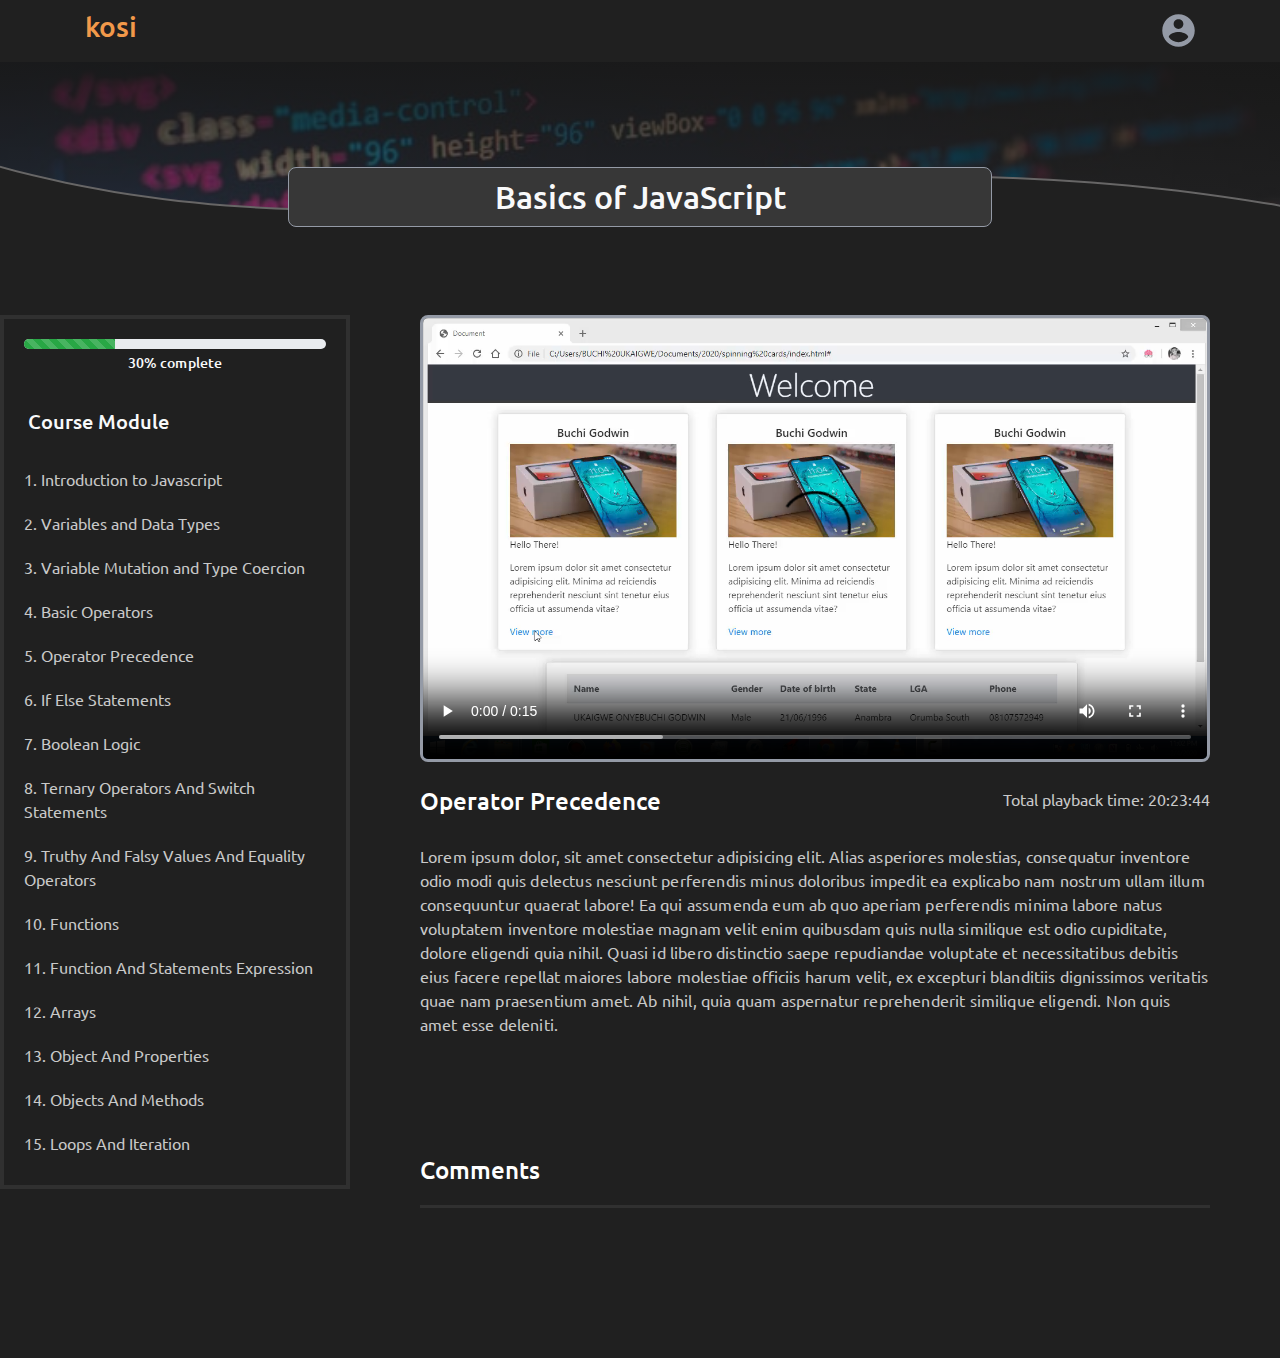
<file: coursepage.html>
<!DOCTYPE html>
<html lang="en">

<head>
    <meta charset="UTF-8">
    <meta http-equiv="X-UA-Compatible" content="IE=edge">
    <meta name="viewport" content="width=device-width, initial-scale=1.0">
    <link rel="stylesheet" href="css/bootstrap.min.css">
    <link rel="stylesheet" href="css/font-awesome.css">
    <link rel="stylesheet" href="css/style.css">
    <title>Course Page</title>
</head>

<body id="course-container">
    <header>
        <div class="container">
            <nav>
                <h3 class="nav-brand"><a href="#"><span>k</span>osi</a></h3>
                <img src="img/user.svg" alt="">
            </nav>
        </div>
    </header>
    <main class="course-page">
        <section class="hero">
            <div class="container">
                <div class="row">
                    <div class="search-form">
                        <h2 class="course-heading text-light">Basics of JavaScript</h2>
                    </div>
                </div>
            </div>
            <!-- <div class="borderFade-line"></div> -->
            <img src="img/slope.svg" alt="">
        </section>
        <section class="course-page-inner">
            <button class="btn btn-info btn-sm my-2 ml-3 toggle-menu">Show modules</button>
            <div class="course-overview">
                <div class="modules">
                    <div class="users-progress text-center text-light">
                        <div class="progress">
                            <div class="progress-bar progress-bar-striped bg-success" style="width: 30%;"></div>
                        </div>
                        <p>30% complete</p>
                    </div>
                    <ul class="module-list">
                        <h5 class="text-light ml-4 py-3">Course Module</h5>
                        <li><a href="#">1. Introduction to Javascript</a></li>
                        <li><a href="#">2. Variables and Data Types</a></li>
                        <li><a href="#">3. Variable Mutation and Type Coercion</a></li>
                        <li><a href="#">4. Basic Operators</a></li>
                        <li><a href="#">5. Operator Precedence</a></li>
                        <li><a href="#">6. If Else Statements</a></li>
                        <li class="text-capitalize"><a href="#">7. Boolean Logic</a></li>
                        <li class="text-capitalize"><a href="#">8. Ternary Operators and Switch Statements</a></li>
                        <li class="text-capitalize"><a href="#">9. Truthy and Falsy Values and Equality Operators</a></li>
                        <li class="text-capitalize"><a href="#">10. Functions</a></li>
                        <li class="text-capitalize"><a href="#">11. Function and Statements Expression</a></li>
                        <li class="text-capitalize"><a href="#">12. Arrays</a></li>
                        <li class="text-capitalize"><a href="#">13. Object and Properties</a></li>
                        <li class="text-capitalize"><a href="#">14. Objects and methods</a></li>
                        <li class="text-capitalize"><a href="#">15. Loops and Iteration</a></li>
                    </ol>
                </div>
                <div class="course-proper">
                    <video src="img/capture-5.mp4" controls></video>
                    <div class="course-proper-header">
                        <h3 class="course-proper-title">Operator Precedence</h3>
                        <span class="play-time">Total playback time: 20:23:44</span>
                    </div>
                    <div class="course-proper-text">
                        <p>Lorem ipsum dolor, sit amet consectetur adipisicing elit. Alias asperiores molestias, consequatur inventore odio modi quis delectus nesciunt perferendis minus doloribus impedit ea explicabo nam nostrum ullam illum consequuntur quaerat labore! Ea qui assumenda eum ab quo aperiam perferendis minima labore natus voluptatem inventore molestiae magnam velit enim quibusdam quis nulla similique est odio cupiditate, dolore eligendi quia nihil. Quasi id libero distinctio saepe repudiandae voluptate et necessitatibus debitis eius facere repellat maiores labore molestiae officiis harum velit, ex excepturi blanditiis dignissimos veritatis quae nam praesentium amet. Ab nihil, quia quam aspernatur reprehenderit similique eligendi. Non quis amet esse deleniti.</p>
                    </div>
                    <div class="comments">
                        <h3>Comments</h3>
                    </div>
                </div>
            </div>
        </section>
    </main>
    <script src="js/toggleCourseModules.js"></script>
</body>

</html>
</file>
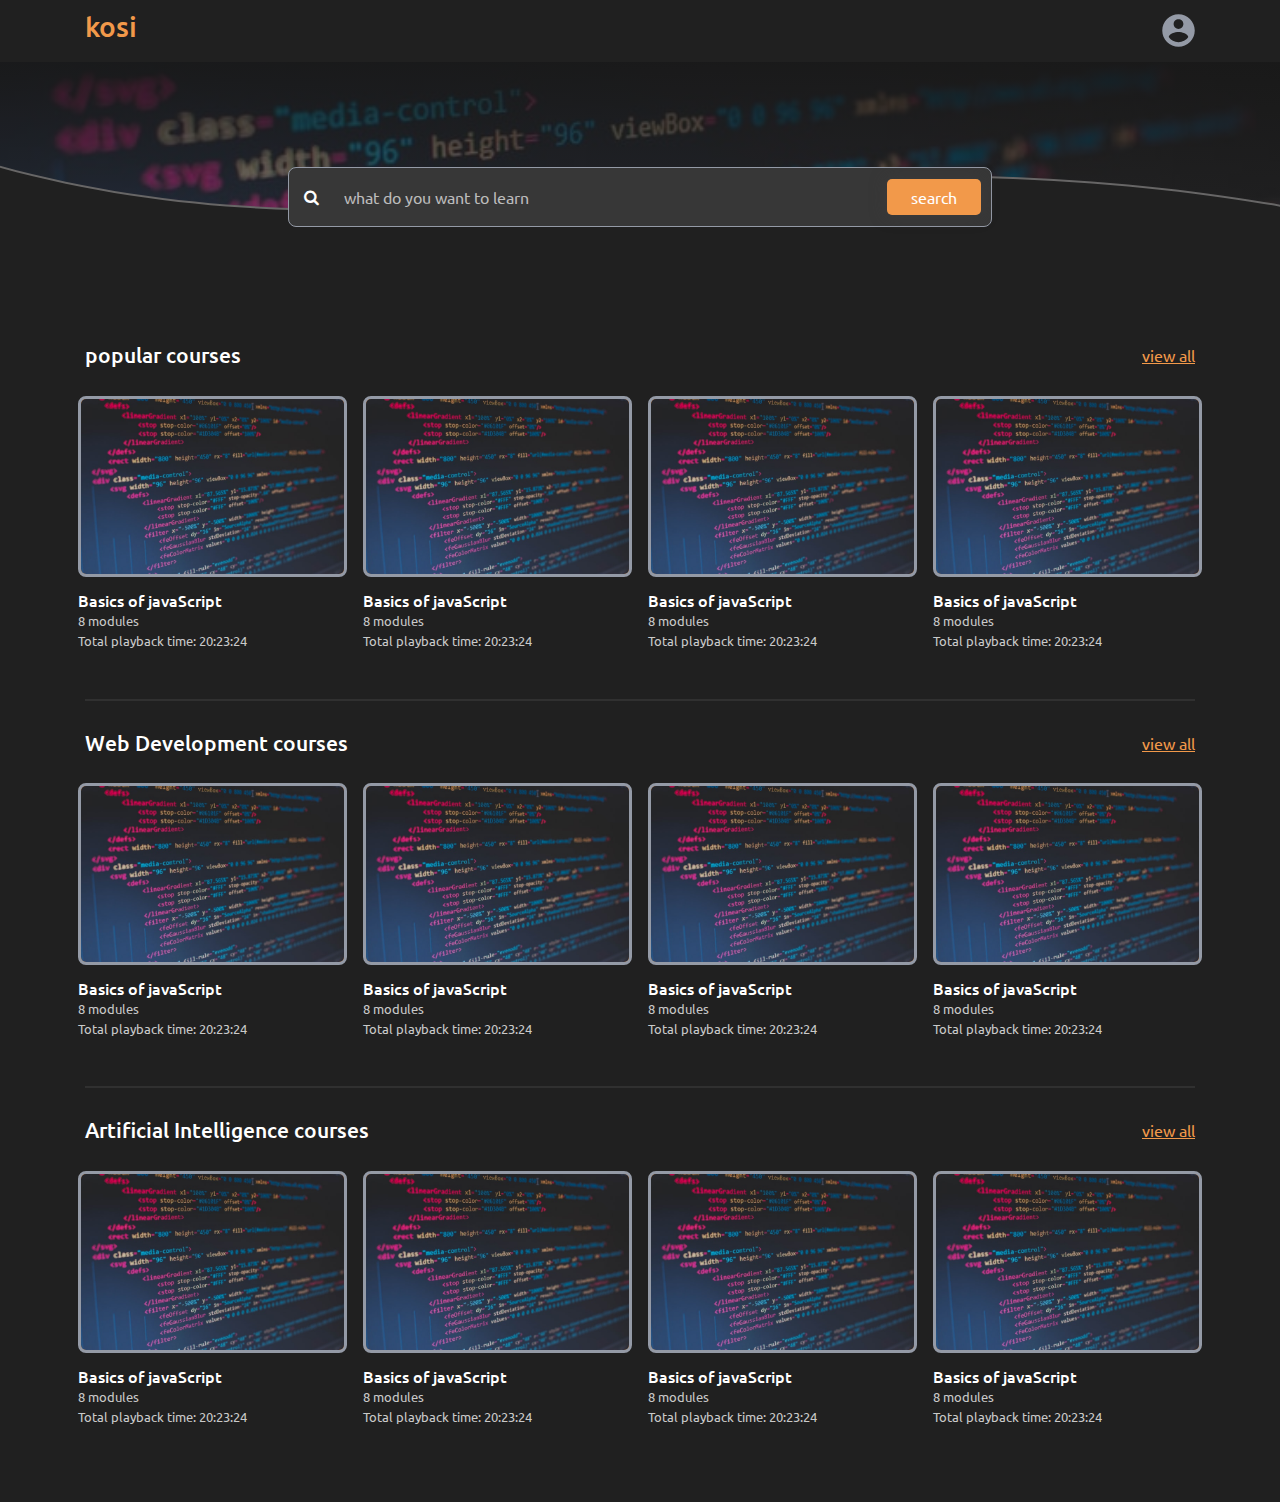
<file: courseSearch.html>
<!DOCTYPE html>
<html lang="en">

<head>
    <meta charset="UTF-8">
    <meta http-equiv="X-UA-Compatible" content="IE=edge">
    <meta name="viewport" content="width=device-width, initial-scale=1.0">
    <link rel="stylesheet" href="css/bootstrap.min.css">
    <link rel="stylesheet" href="css/font-awesome.css">
    <link rel="stylesheet" href="css/style.css">
    <title>Course Search</title>
</head>

<body id="course-container">
    <header>
        <div class="container">
            <nav>
                <h3 class="nav-brand"><a href="#"><span>k</span>osi</a></h3>
                <img src="img/user.svg" alt="">
            </nav>
        </div>
    </header>
    <main>
        <section class="hero">
            <form action="">
                <div class="container">
                    <div class="row">
                        <div class="search-form">
                            <i class="fa fa-search"></i>
                            <input type="search" id="" class="search-box" placeholder="what do you want to learn">
                            <button class="button btn btn-warning search-btn px-4">search</button>
                        </div>
                    </div>
                </div>
            </form>
            <!-- <div class="borderFade-line"></div> -->
            <img src="img/slope.svg" alt="">
        </section>
        <section class="courses-section my-5">
            <div class="container">
                <div class="course">
                    <div class="headings">
                        <h1>popular courses</h1>
                        <a href="#">view all</a>
                    </div>
                    <div class="row">
                        <div class="col-6 col-sm-6 col-md-4 col-lg-3 px-2">
                            <div class="course-box">
                                <img src="img/code.jpg" alt="" class="img-fluid">
                                <div class="course-details">
                                    <h5 class="course-title"><a href="#">Basics of javaScript</a></h5>
                                    <p class="modules-count">8 modules</p>
                                    <p class="playBack-time">Total playback time: 20:23:24 </p>
                                </div>
                            </div>
                        </div>
                        <div class="col-6 col-sm-6 col-md-4 col-lg-3 px-2">
                            <div class="course-box">
                                <img src="img/code.jpg" alt="" class="img-fluid">
                                <div class="course-details">
                                    <h5 class="course-title"><a href="#">Basics of javaScript</a></h5>
                                    <p class="modules-count">8 modules</p>
                                    <p class="playBack-time">Total playback time: 20:23:24 </p>
                                </div>
                            </div>
                        </div>
                        <div class="col-6 col-sm-6 col-md-4 col-lg-3 px-2">
                            <div class="course-box">
                                <img src="img/code.jpg" alt="" class="img-fluid">
                                <div class="course-details">
                                    <h5 class="course-title"><a href="#">Basics of javaScript</a></h5>
                                    <p class="modules-count">8 modules</p>
                                    <p class="playBack-time">Total playback time: 20:23:24 </p>
                                </div>
                            </div>
                        </div>
                        <div class="col-6 col-sm-6 col-md-4 col-lg-3 px-2">
                            <div class="course-box">
                                <img src="img/code.jpg" alt="" class="img-fluid">
                                <div class="course-details">
                                    <h5 class="course-title"><a href="#">Basics of javaScript</a></h5>
                                    <p class="modules-count">8 modules</p>
                                    <p class="playBack-time">Total playback time: 20:23:24 </p>
                                </div>
                            </div>
                        </div>
                    </div>
                </div>
                <div class="course">
                    <div class="headings">
                        <h1>Web Development courses</h1>
                        <a href="#">view all</a>
                    </div>
                    <div class="row">
                        <div class="col-6 col-sm-6 col-md-4 col-lg-3 px-2">
                            <div class="course-box">
                                <img src="img/code.jpg" alt="" class="img-fluid">
                                <div class="course-details">
                                    <h5 class="course-title"><a href="#">Basics of javaScript</a></h5>
                                    <p class="modules-count">8 modules</p>
                                    <p class="playBack-time">Total playback time: 20:23:24 </p>
                                </div>
                            </div>
                        </div>
                        <div class="col-6 col-sm-6 col-md-4 col-lg-3 px-2">
                            <div class="course-box">
                                <img src="img/code.jpg" alt="" class="img-fluid">
                                <div class="course-details">
                                    <h5 class="course-title"><a href="#">Basics of javaScript</a></h5>
                                    <p class="modules-count">8 modules</p>
                                    <p class="playBack-time">Total playback time: 20:23:24 </p>
                                </div>
                            </div>
                        </div>
                        <div class="col-6 col-sm-6 col-md-4 col-lg-3 px-2">
                            <div class="course-box">
                                <img src="img/code.jpg" alt="" class="img-fluid">
                                <div class="course-details">
                                    <h5 class="course-title"><a href="#">Basics of javaScript</a></h5>
                                    <p class="modules-count">8 modules</p>
                                    <p class="playBack-time">Total playback time: 20:23:24 </p>
                                </div>
                            </div>
                        </div>
                        <div class="col-6 col-sm-6 col-md-4 col-lg-3 px-2">
                            <div class="course-box">
                                <img src="img/code.jpg" alt="" class="img-fluid">
                                <div class="course-details">
                                    <h5 class="course-title"><a href="#">Basics of javaScript</a></h5>
                                    <p class="modules-count">8 modules</p>
                                    <p class="playBack-time">Total playback time: 20:23:24 </p>
                                </div>
                            </div>
                        </div>
                    </div>
                </div>
                <div class="course">
                    <div class="headings">
                        <h1>Artificial Intelligence courses</h1>
                        <a href="#">view all</a>
                    </div>
                    <div class="row">
                        <div class="col-6 col-sm-6 col-md-4 col-lg-3 px-2">
                            <div class="course-box">
                                <img src="img/code.jpg" alt="" class="img-fluid">
                                <div class="course-details">
                                    <h5 class="course-title"><a href="#">Basics of javaScript</a></h5>
                                    <p class="modules-count">8 modules</p>
                                    <p class="playBack-time">Total playback time: 20:23:24 </p>
                                </div>
                            </div>
                        </div>
                        <div class="col-6 col-sm-6 col-md-4 col-lg-3 px-2">
                            <div class="course-box">
                                <img src="img/code.jpg" alt="" class="img-fluid">
                                <div class="course-details">
                                    <h5 class="course-title"><a href="#">Basics of javaScript</a></h5>
                                    <p class="modules-count">8 modules</p>
                                    <p class="playBack-time">Total playback time: 20:23:24 </p>
                                </div>
                            </div>
                        </div>
                        <div class="col-6 col-sm-6 col-md-4 col-lg-3 px-2">
                            <div class="course-box">
                                <img src="img/code.jpg" alt="" class="img-fluid">
                                <div class="course-details">
                                    <h5 class="course-title"><a href="#">Basics of javaScript</a></h5>
                                    <p class="modules-count">8 modules</p>
                                    <p class="playBack-time">Total playback time: 20:23:24 </p>
                                </div>
                            </div>
                        </div>
                        <div class="col-6 col-sm-6 col-md-4 col-lg-3 px-2">
                            <div class="course-box">
                                <img src="img/code.jpg" alt="" class="img-fluid">
                                <div class="course-details">
                                    <h5 class="course-title"><a href="#">Basics of javaScript</a></h5>
                                    <p class="modules-count">8 modules</p>
                                    <p class="playBack-time">Total playback time: 20:23:24 </p>
                                </div>
                            </div>
                        </div>
                    </div>
                </div>
            </div>
        </section>
    </main>
</body>

</html>
</file>
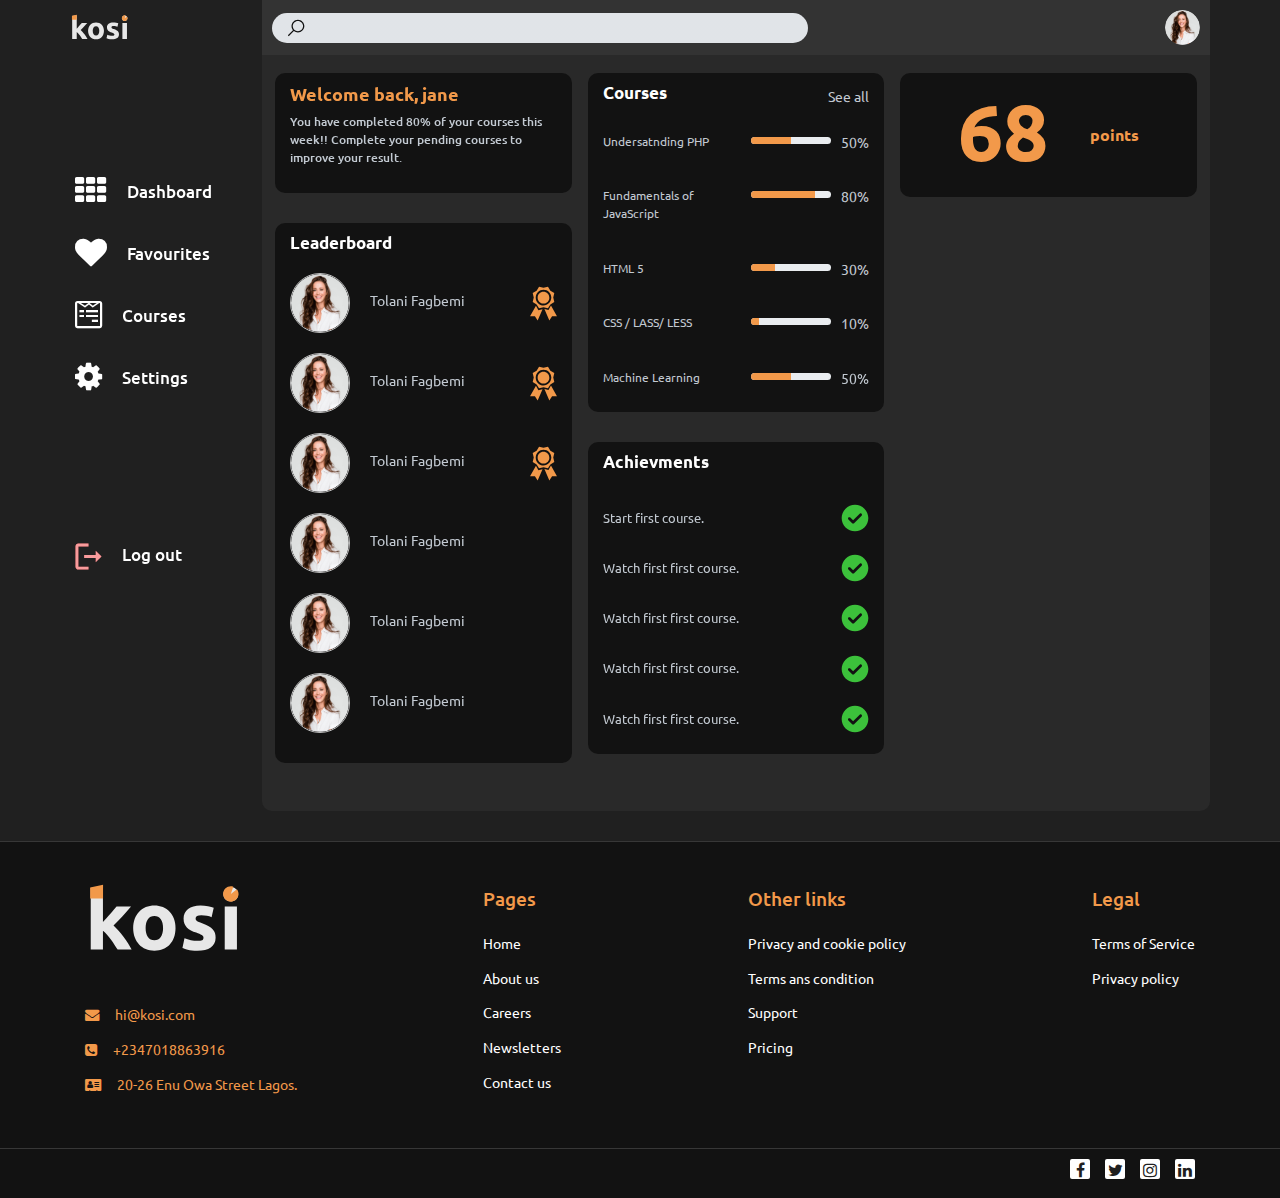
<file: dashboard.html>
<!DOCTYPE html>
<html lang="en">

<head>
    <meta charset="UTF-8">
    <meta http-equiv="X-UA-Compatible" content="IE=edge">
    <meta name="viewport" content="width=device-width, initial-scale=1.0">
    <link rel="stylesheet" href="css/bootstrap.min.css">
    <link rel="stylesheet" href="css/font-awesome.css">
    <link rel="stylesheet" href="css/style.css">
    <title>Dashboard</title>
</head>

<body id="course-container">
    <main class="dashboard-wrapper container p-0">
        <aside class="sidebar">
            <a href="" class="sidebar-logo"><img src="img/logo.svg" alt=""></a>
            <div class="sidebar-options">
                <a href="#">
                    <i class="fa fa-th fa-2x"></i>
                    <h3>Dashboard</h3>
                </a>
            </div>
            <div class="sidebar-options">
                <a href="#">
                    <i class="fa fa-heart fa-2x"></i>
                    <h3>Favourites</h3>
                </a>
            </div>
            <div class="sidebar-options">
                <a href="courseSearch.html">
                    <i class="fa fa-wpforms fa-2x"></i>
                    <!-- <img src="img/Subtract.svg" alt="">   -->
                    <h3>Courses</h3>
                </a>
            </div>
            <div class="sidebar-options">
                <a href="#">
                    <i class="fa fa-cog fa-2x"></i>
                    <h3>Settings</h3>
                </a>
            </div>
            <div class="sidebar-options">
                <a href="#">
                    <img src="img/Vector (1).svg" alt="">
                    <h3>Log out</h3>
                </a>
            </div>
        </aside>
        <div class="dashboard">
            <header class="dashboard-header">
                <form>
                    <div class="dashboard-form">
                        <img src="img/searchicon.svg" alt="" class="search-icon">
                        <input type="search" class="form-control">
                    </div>
                </form>
                <img src="img/c-1.png" alt="avatar" class="avatar">
            </header>
            <section class="dashboard-inner">
                <div class="container-fluid">
                    <div class="row">
                        <div class="col-12 col-md-12 col-lg-4 p-2">
                            <div class="dashboard-inner-welcome info">
                                <h3>Welcome back, jane</h3>
                                <p>You have completed 80% of your courses this week!! Complete your pending courses to
                                    improve your result.</p>
                            </div>
                            <div class="dashboard-inner-leaderboard info">
                                <h3>Leaderboard</h3>
                                <ul>
                                    <li>
                                        <div class="user-position">
                                            <img src="img/c-1.png" alt="">
                                            <p class="user-name">Tolani Fagbemi</p>
                                        </div>
                                        <img src="img/badge.svg" alt="" class="badge-img">
                                    </li>
                                    <li>
                                        <div class="user-position">
                                            <img src="img/c-1.png" alt="">
                                            <p class="user-name">Tolani Fagbemi</p>
                                        </div>
                                        <img src="img/badge.svg" alt="" class="badge-img">
                                    </li>
                                    <li>
                                        <div class="user-position">
                                            <img src="img/c-1.png" alt="">
                                            <p class="user-name">Tolani Fagbemi</p>
                                        </div>
                                        <img src="img/badge.svg" alt="" class="badge-img">
                                    </li>
                                    <li>
                                        <div class="user-position">
                                            <img src="img/c-1.png" alt="">
                                            <p class="user-name">Tolani Fagbemi</p>
                                        </div>
                                    </li>
                                    <li>
                                        <div class="user-position">
                                            <img src="img/c-1.png" alt="">
                                            <p class="user-name">Tolani Fagbemi</p>
                                        </div>
                                    </li>
                                    <li>
                                        <div class="user-position">
                                            <img src="img/c-1.png" alt="">
                                            <p class="user-name">Tolani Fagbemi</p>
                                        </div>
                                    </li>
                                </ul>
                            </div>
                        </div>
                        <div class="col-12 col-md-12 col-lg-4 p-2">
                            <div class="dashboard-inner-courses info">
                                <div class="dashboard-inner-courses-heading">
                                    <h3>Courses</h3>
                                    <span><a href="">See all</a></span>
                                </div>
                                <div class="dashboard-inner-courses-progress">
                                    <div class="progress-view">
                                        <p>Undersatnding PHP</p>
                                        <div class="progress-wrapper">
                                            <div class="progress">
                                                <div class="progress-bar progress-bar-striped bg-success"
                                                    style="width: 50%;"></div>
                                            </div>
                                            <span>50%</span>
                                        </div>
                                    </div>
                                    <div class="progress-view">
                                        <p>Fundamentals of JavaScript</p>
                                        <div class="progress-wrapper">
                                            <div class="progress">
                                                <div class="progress-bar progress-bar-striped bg-success"
                                                    style="width: 80%;"></div>
                                            </div>
                                            <span>80%</span>
                                        </div>
                                    </div>
                                    <div class="progress-view">
                                        <p>HTML 5</p>
                                        <div class="progress-wrapper">
                                            <div class="progress">
                                                <div class="progress-bar progress-bar-striped bg-success"
                                                    style="width: 30%;"></div>
                                            </div>
                                            <span>30%</span>
                                        </div>
                                    </div>
                                    <div class="progress-view">
                                        <p>CSS / LASS/ LESS</p>
                                        <div class="progress-wrapper">
                                            <div class="progress">
                                                <div class="progress-bar progress-bar-striped bg-success"
                                                    style="width: 10%;"></div>
                                            </div>
                                            <span>10%</span>
                                        </div>
                                    </div>
                                    <div class="progress-view">
                                        <p>Machine Learning</p>
                                        <div class="progress-wrapper">
                                            <div class="progress">
                                                <div class="progress-bar progress-bar-striped bg-success"
                                                    style="width: 50%;"></div>
                                            </div>
                                            <span>50%</span>
                                        </div>
                                    </div>
                                </div>
                            </div>
                            <div class="dashboard-inner-achivements info">
                                <h3>Achievments</h3>
                                <ul>
                                    <li>
                                        <p>Start first course.</p>
                                        <img src="img/check.svg" alt="">
                                    </li>
                                    <li>
                                        <p>Watch first first course.</p>
                                        <img src="img/check.svg" alt="">
                                    </li>
                                    <li>
                                        <p>Watch first first course.</p>
                                        <img src="img/check.svg" alt="">
                                    </li>
                                    <li>
                                        <p>Watch first first course.</p>
                                        <img src="img/check.svg" alt="">
                                    </li>
                                    <li>
                                        <p>Watch first first course.</p>
                                        <img src="img/check.svg" alt="">
                                    </li>
                                </ul>
                            </div>
                        </div>
                        <div class="col-12 col-md-12 col-lg-4 p-2">
                            <div class="dashboard-inner-points info">
                                <div class="points-card">
                                    <h1>68</h1>
                                    <span>points</span>
                                </div>
                            </div>
                        </div>
                    </div>
                </div>
            </section>
        </div>
    </main>
    <footer class="footer">
        <div class="container">
            <div class="footer-wrap">
                <div class="contact-links">
                    <img src="img/logo.svg" alt="logo">
                    <ul>
                        <li><a href=""><i class="fa fa-envelope "></i><span class="pl-3">hi@kosi.com</span></a></li>
                        <li><a href=""><i class="fa fa-phone-square"></i><span class="pl-3">+2347018863916</span></a>
                        </li>
                        <li><a href=""><i class="fa fa-address-card"></i><span class="pl-3">20-26 Enu Owa Street Lagos.</span></a></li>
                    </ul>
                </div>
                <div class="pages-link">
                    <h4>Pages</h4>
                    <ul>
                        <li><a href="">Home</a></li>
                        <li><a href="">About us</a></li>
                        <li><a href="">Careers</a></li>
                        <li><a href="">Newsletters</a></li>
                        <li><a href="">Contact us</a></li>
                    </ul>
                </div>
                <div class="other-links">
                    <h4>Other links</h4>
                    <ul>
                        <li><a href="">Privacy and cookie policy</a></li>
                        <li><a href="">Terms ans condition</a></li>
                        <li><a href="">Support</a></li>
                        <li><a href="">Pricing</a></li>
                    </ul>
                </div>
                <div class="legal-link">
                    <h4>Legal</h4>
                    <ul>
                        <li><a href="">Terms of Service</a></li>
                        <li><a href="">Privacy policy</a></li>
                    </ul>
                </div>
            </div>
        </div>
        <div class="bottom-footer">
            <div class="container">
                <ul class="icons text-light">
                    <li><a href=""><i class="fa fa-facebook"></i></a></li>
                    <li><a href=""><i class="fa fa-twitter"></i></a></li>
                    <li><a href=""><i class="fa fa-instagram"></i></a></li>
                    <li><a href=""><i class="fa fa-linkedin"></i></a></li>
                </ul>
            </div>
        </div>
    </footer>
</body>

</html>
</file>
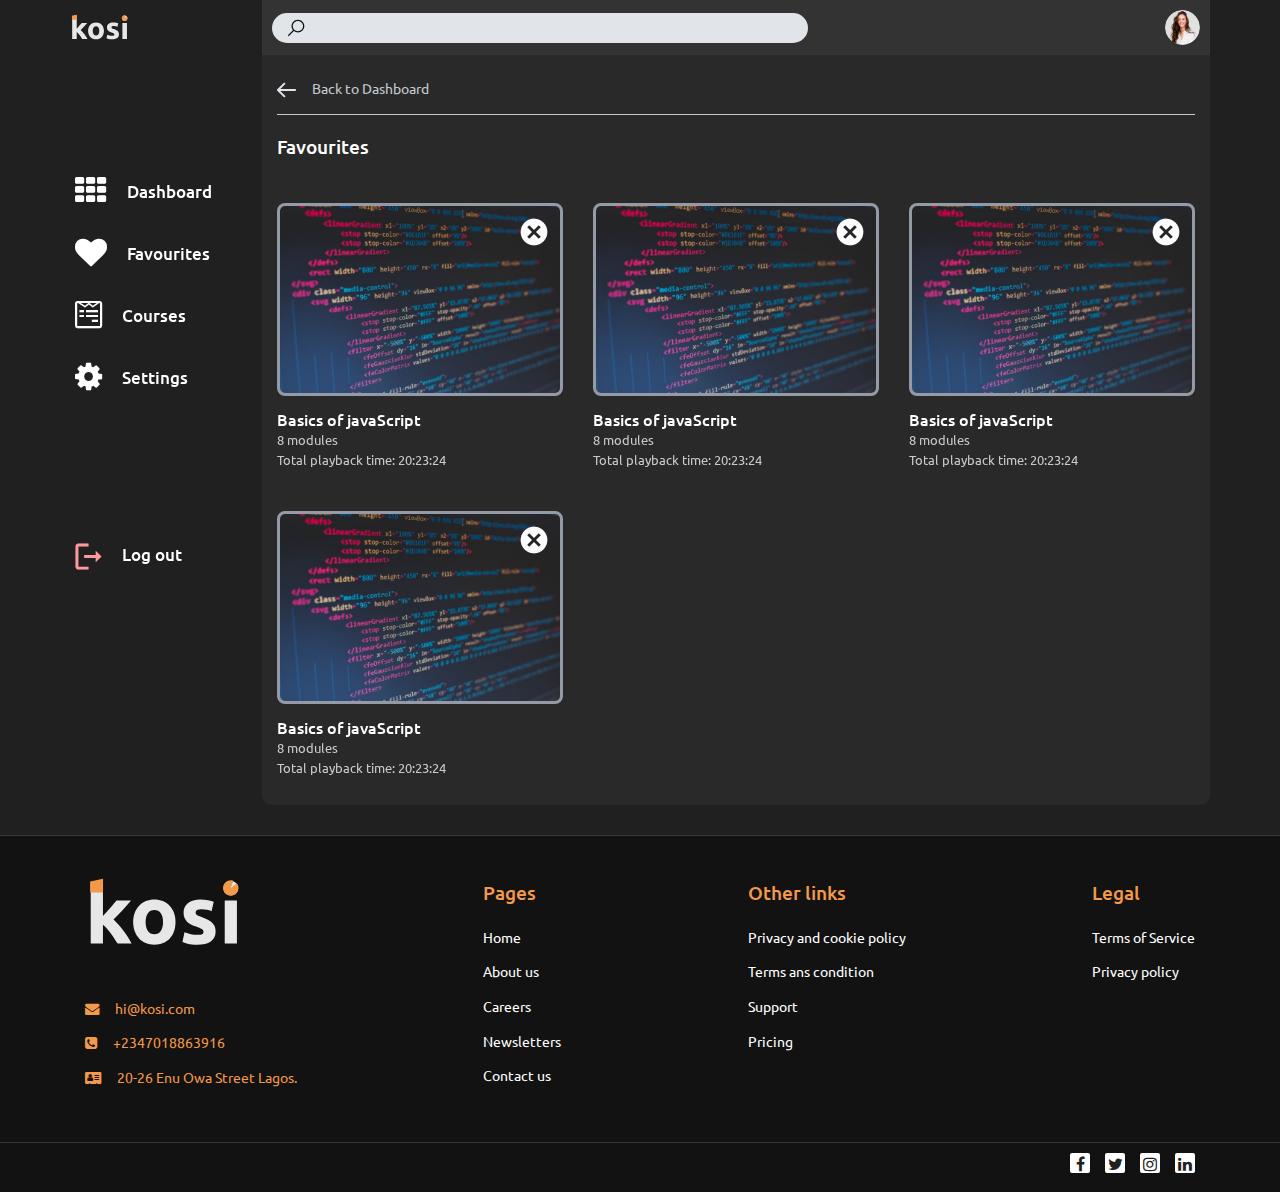
<file: favourites.html>
<!DOCTYPE html>
<html lang="en">

<head>
    <meta charset="UTF-8">
    <meta http-equiv="X-UA-Compatible" content="IE=edge">
    <meta name="viewport" content="width=device-width, initial-scale=1.0">
    <link rel="stylesheet" href="css/bootstrap.min.css">
    <link rel="stylesheet" href="css/font-awesome.css">
    <link rel="stylesheet" href="css/style.css">
    <title>Favourites</title>
</head>

<body id="course-container">
    <main class="dashboard-wrapper container p-0">
        <aside class="sidebar">
            <a href="" class="sidebar-logo"><img src="img/logo.svg" alt=""></a>
            <div class="sidebar-options">
                <a href="#">
                    <i class="fa fa-th fa-2x"></i>
                    <h3>Dashboard</h3>
                </a>
            </div>
            <div class="sidebar-options">
                <a href="#">
                    <i class="fa fa-heart fa-2x"></i>
                    <h3>Favourites</h3>
                </a>
            </div>
            <div class="sidebar-options">
                <a href="courseSearch.html">
                    <i class="fa fa-wpforms fa-2x"></i>
                    <!-- <img src="img/Subtract.svg" alt="">   -->
                    <h3>Courses</h3>
                </a>
            </div>
            <div class="sidebar-options">
                <a href="#">
                    <i class="fa fa-cog fa-2x"></i>
                    <h3>Settings</h3>
                </a>
            </div>
            <div class="sidebar-options">
                <a href="#">
                    <img src="img/Vector (1).svg" alt="">
                    <h3>Log out</h3>
                </a>
            </div>
        </aside>
        <div class="dashboard">
            <header class="dashboard-header">
                <form>
                    <div class="dashboard-form">
                        <img src="img/searchicon.svg" alt="" class="search-icon">
                        <input type="search" class="form-control">
                    </div>
                </form>
                <img src="img/c-1.png" alt="avatar" class="avatar">
            </header>
            <section class="favourites content-wrapper">
                <div class="back-btn">
                    <a href="dashboard.html"><img src="img/Arrow 1.svg" alt="" class="mr-3">Back to Dashboard</a>
                </div>
                <div class="content-wrapper-main">
                    <h4>Favourites</h4>
                    <div class="content-boxes">
                        <div class="container-fluid p-0">
                            <div class="row">
                                <div class="col-12 col-md-6 col-lg-4">
                                    <div class="content-box">
                                        <div class="content-box-img">
                                            <img src="img/code.jpg" alt="" class="img-fluid box-img" >
                                            <img src="img/deletebtn.png" alt="" class="delete-icon">
                                        </div>
                                        <div class="content-details">
                                            <h5 class="content-title"><a href="#">Basics of javaScript</a></h5>
                                            <p class="content-modules-count">8 modules</p>
                                            <p class="content-playback-time">Total playback time: 20:23:24 </p>
                                        </div>
                                    </div>
                                </div>
                                <div class="col-12 col-md-6 col-lg-4">
                                    <div class="content-box">
                                        <div class="content-box-img">
                                            <img src="img/code.jpg" alt="" class="img-fluid box-img" >
                                            <img src="img/deletebtn.png" alt="" class="delete-icon">
                                        </div>
                                        <div class="content-details">
                                            <h5 class="content-title"><a href="#">Basics of javaScript</a></h5>
                                            <p class="content-modules-count">8 modules</p>
                                            <p class="content-playback-time">Total playback time: 20:23:24 </p>
                                        </div>
                                    </div>
                                </div>
                                <div class="col-12 col-md-6 col-lg-4">
                                    <div class="content-box">
                                        <div class="content-box-img">
                                            <img src="img/code.jpg" alt="" class="img-fluid box-img" >
                                            <img src="img/deletebtn.png" alt="" class="delete-icon">
                                        </div>
                                        <div class="content-details">
                                            <h5 class="content-title"><a href="#">Basics of javaScript</a></h5>
                                            <p class="content-modules-count">8 modules</p>
                                            <p class="content-playback-time">Total playback time: 20:23:24 </p>
                                        </div>
                                    </div>
                                </div>
                                <div class="col-12 col-md-6 col-lg-4">
                                    <div class="content-box">
                                        <div class="content-box-img">
                                            <img src="img/code.jpg" alt="" class="img-fluid box-img" >
                                            <img src="img/deletebtn.png" alt="" class="delete-icon">
                                        </div>
                                        <div class="content-details">
                                            <h5 class="content-title"><a href="#">Basics of javaScript</a></h5>
                                            <p class="content-modules-count">8 modules</p>
                                            <p class="content-playback-time">Total playback time: 20:23:24 </p>
                                        </div>
                                    </div>
                                </div>
                            </div>
                        </div>
                    </div>
                </div>
            </section>
        </div>
    </main>
    <footer class="footer">
        <div class="container">
            <div class="footer-wrap">
                <div class="contact-links">
                    <img src="img/logo.svg" alt="logo">
                    <ul>
                        <li><a href=""><i class="fa fa-envelope "></i><span class="pl-3">hi@kosi.com</span></a></li>
                        <li><a href=""><i class="fa fa-phone-square"></i><span class="pl-3">+2347018863916</span></a>
                        </li>
                        <li><a href=""><i class="fa fa-address-card"></i><span class="pl-3">20-26 Enu Owa Street
                                    Lagos.</span></a></li>
                    </ul>
                </div>
                <div class="pages-link">
                    <h4>Pages</h4>
                    <ul>
                        <li><a href="">Home</a></li>
                        <li><a href="">About us</a></li>
                        <li><a href="">Careers</a></li>
                        <li><a href="">Newsletters</a></li>
                        <li><a href="">Contact us</a></li>
                    </ul>
                </div>
                <div class="other-links">
                    <h4>Other links</h4>
                    <ul>
                        <li><a href="">Privacy and cookie policy</a></li>
                        <li><a href="">Terms ans condition</a></li>
                        <li><a href="">Support</a></li>
                        <li><a href="">Pricing</a></li>
                    </ul>
                </div>
                <div class="legal-link">
                    <h4>Legal</h4>
                    <ul>
                        <li><a href="">Terms of Service</a></li>
                        <li><a href="">Privacy policy</a></li>
                    </ul>
                </div>
            </div>
        </div>
        <div class="bottom-footer">
            <div class="container">
                <ul class="icons text-light">
                    <li><a href=""><i class="fa fa-facebook"></i></a></li>
                    <li><a href=""><i class="fa fa-twitter"></i></a></li>
                    <li><a href=""><i class="fa fa-instagram"></i></a></li>
                    <li><a href=""><i class="fa fa-linkedin"></i></a></li>
                </ul>
            </div>
        </div>
    </footer>
</body>

</html>
</file>
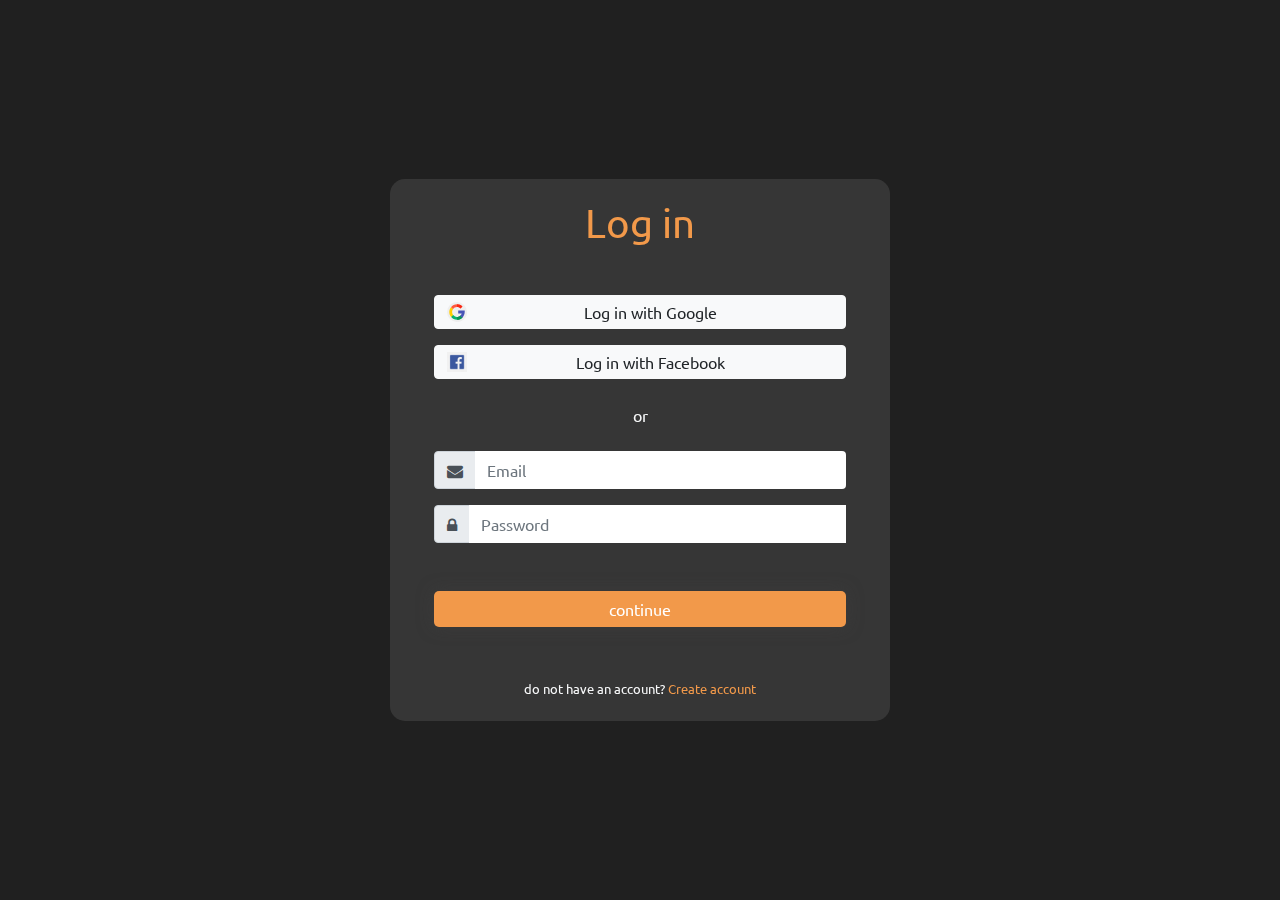
<file: login.html>
<!DOCTYPE html>
<html lang="en">
<head>
    <meta charset="UTF-8">
    <meta http-equiv="X-UA-Compatible" content="IE=edge">
    <meta name="viewport" content="width=device-width, initial-scale=1.0">
    <link rel="stylesheet" href="css/bootstrap.min.css">
    <link rel="stylesheet" href="css/font-awesome.css">
    <link rel="stylesheet" href="css/style.css">
    <title>Log in</title>
</head>
<body id="sign-loginWrapper">
    <div class="sign-login">
        <div class="left-pane"></div>
        <div class="right-pane">
            <svg viewBox="0 0 381 362" fill="none" xmlns="http://www.w3.org/2000/svg">
                <path
                    d="M489 117.5C489 252.534 379.534 362 244.5 362C109.466 362 0 252.534 0 117.5C0 -17.5336 109.466 -127 244.5 -127C379.534 -127 489 -17.5336 489 117.5ZM53.007 117.5C53.007 223.259 138.741 308.993 244.5 308.993C350.259 308.993 435.993 223.259 435.993 117.5C435.993 11.7413 350.259 -73.993 244.5 -73.993C138.741 -73.993 53.007 11.7413 53.007 117.5Z"
                    fill="#F2994A" />
            </svg>

        </div>
        <div class="signLogin-form">
            <h1 class="text-center  mb-5">Log in</h1>
            <!-- GOOGLE -->
            <a href="courseSearch.html" class="d-flex align-items-center btn btn-light d-block w-100 mb-3 google">
                <img src="img/google.svg" alt="">
                <span>Log in with Google</span>
            </a>
            <!-- FACEBOOK -->
            <a href="coursepage.html" class="d-flex justify-content-evenly btn btn-light align-items-center d-block w-100 mb-3 facebook">
                <img src="img/download.png" alt="">
                <span>Log in with Facebook</span>
            </a>
            <p class="my-4 text-light text-center">or</p>
            <!-- FORM -->
            <form action="">
                <!-- EMAIL -->
                <div class="form-group">
                    <div class="input-group">
                        <div class="input-group-prepend">
                            <div class="input-group-text">
                                <span><i class="fa fa-envelope"></i></span>
                            </div>
                        </div>
                        <input type="email" id="login-email" class="form-control" placeholder="Email">
                    </div>
                </div>
                <!-- PASSWORD -->
                <div class="form-group">
                    <div class="input-group">
                        <div class="input-group-prepend">
                            <div class="input-group-text">
                                <span><i class="fa fa-lock"></i></span>
                            </div>
                        </div>
                        <input type="password" id="password" class="form-control" placeholder="Password">
                        <div class="eye-toggler">
                            <i class="fa fa-eye-slash" id="eye"></i>
                        </div>
                    </div>
                </div>
                <!-- SUBMIT BUTTON -->
                <div class="form-group d-flex justify-content-center my-5">
                    <input type="submit" value="continue" class="btn btn-warning button w-100">
                </div>
            </form>
            <div class="signLogin-redirect text-center mt-3">
                <small class="text-light">do not have an account? <a href="index.html">Create account</a></small>
            </div>
        </div>
    </div>
    <script src="js/app.js"></script>
</body>
</html>
</file>
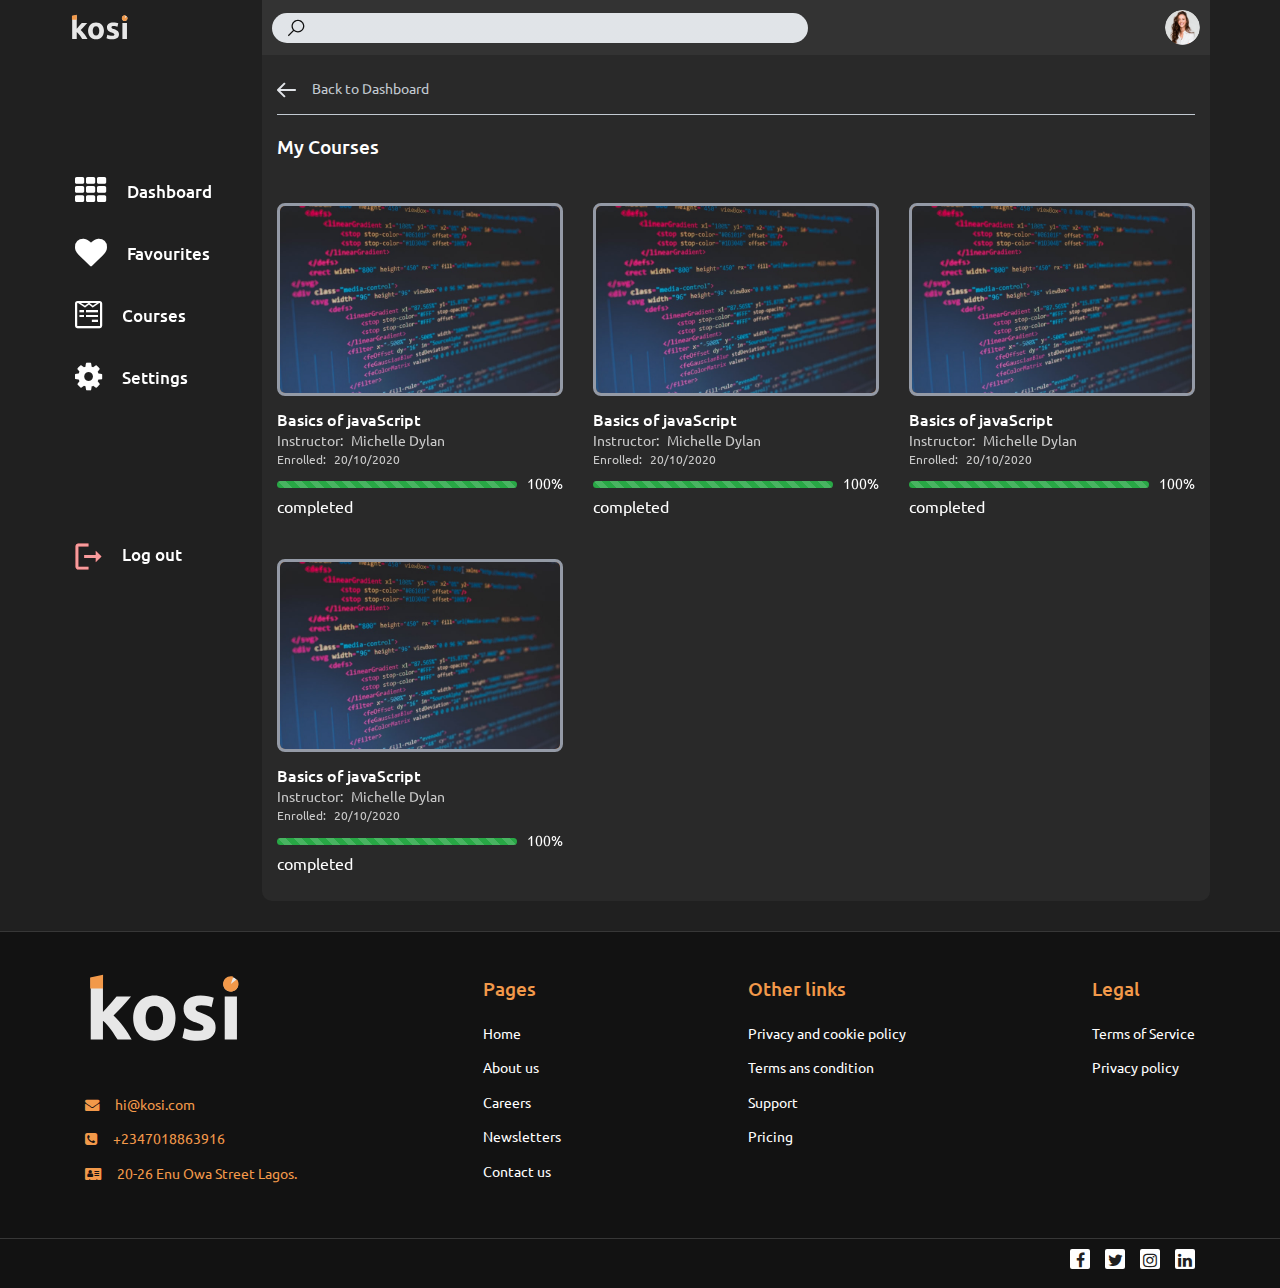
<file: mycourses.html>
<!DOCTYPE html>
<html lang="en">

<head>
    <meta charset="UTF-8">
    <meta http-equiv="X-UA-Compatible" content="IE=edge">
    <meta name="viewport" content="width=device-width, initial-scale=1.0">
    <link rel="stylesheet" href="css/bootstrap.min.css">
    <link rel="stylesheet" href="css/font-awesome.css">
    <link rel="stylesheet" href="css/style.css">
    <title>My Courses</title>
</head>

<body id="course-container">
    <main class="dashboard-wrapper container p-0">
        <aside class="sidebar">
            <a href="" class="sidebar-logo"><img src="img/logo.svg" alt=""></a>
            <div class="sidebar-options">
                <a href="dashboard.html">
                    <i class="fa fa-th fa-2x"></i>
                    <h3>Dashboard</h3>
                </a>
            </div>
            <div class="sidebar-options">
                <a href="favourites.html">
                    <i class="fa fa-heart fa-2x"></i>
                    <h3>Favourites</h3>
                </a>
            </div>
            <div class="sidebar-options">
                <a href="mycourses.html">
                    <i class="fa fa-wpforms fa-2x"></i>
                    <h3>Courses</h3>
                </a>
            </div>
            <div class="sidebar-options">
                <a href="settings.html">
                    <i class="fa fa-cog fa-2x"></i>
                    <h3>Settings</h3>
                </a>
            </div>
            <div class="sidebar-options">
                <a href="login.html">
                    <img src="img/Vector (1).svg" alt="">
                    <h3>Log out</h3>
                </a>
            </div>
        </aside>
        <div class="dashboard">
            <header class="dashboard-header">
                <form>
                    <div class="dashboard-form">
                        <img src="img/searchicon.svg" alt="" class="search-icon">
                        <input type="search" class="form-control">
                    </div>
                </form>
                <img src="img/c-1.png" alt="avatar" class="avatar">
            </header>
            <section class="my-courses content-wrapper">
                <div class="back-btn">
                    <a href="dashboard.html"><img src="img/Arrow 1.svg" alt="" class="mr-3">Back to Dashboard</a>
                </div>
                <div class="content-wrapper-main">
                    <h4>My Courses</h4>
                    <div class="content-boxes">
                        <div class="container-fluid p-0">
                            <div class="row">
                                <div class="col-12 col-md-6 col-lg-4">
                                    <div class="content-box">
                                        <div class="content-box-img">
                                            <img src="img/code.jpg" alt="" class="img-fluid box-img" >
                                        </div>
                                        <div class="content-details">
                                            <h5 class="content-title"><a href="#">Basics of javaScript</a></h5>
                                            <p class="content-instructor">Instructor:<span class="pl-2">Michelle Dylan</span></p>
                                            <p class="content-date-enrolled">Enrolled:<span class="pl-2">20/10/2020</span></p>
                                            <div class="content-progress">
                                                <div class="progress">
                                                    <div class="progress-bar progress-bar-striped bg-success"
                                                        style="width: 100%;"></div>
                                                </div>
                                                <span>100%</span>
                                            </div>
                                            <div class="range mt-3">completed</div>
                                        </div>
                                    </div>
                                </div>
                                <div class="col-12 col-md-6 col-lg-4">
                                    <div class="content-box">
                                        <div class="content-box-img">
                                            <img src="img/code.jpg" alt="" class="img-fluid box-img" >
                                        </div>
                                        <div class="content-details">
                                            <h5 class="content-title"><a href="#">Basics of javaScript</a></h5>
                                            <p class="content-instructor">Instructor:<span class="pl-2">Michelle Dylan</span></p>
                                            <p class="content-date-enrolled">Enrolled:<span class="pl-2">20/10/2020</span></p>
                                            <div class="content-progress">
                                                <div class="progress">
                                                    <div class="progress-bar progress-bar-striped bg-success"
                                                        style="width: 100%;"></div>
                                                </div>
                                                <span>100%</span>
                                            </div>
                                            <div class="range mt-3">completed</div>
                                        </div>
                                    </div>
                                </div>
                                <div class="col-12 col-md-6 col-lg-4">
                                    <div class="content-box">
                                        <div class="content-box-img">
                                            <img src="img/code.jpg" alt="" class="img-fluid box-img" >
                                        </div>
                                        <div class="content-details">
                                            <h5 class="content-title"><a href="#">Basics of javaScript</a></h5>
                                            <p class="content-instructor">Instructor:<span class="pl-2">Michelle Dylan</span></p>
                                            <p class="content-date-enrolled">Enrolled:<span class="pl-2">20/10/2020</span></p>
                                            <div class="content-progress">
                                                <div class="progress">
                                                    <div class="progress-bar progress-bar-striped bg-success"
                                                        style="width: 100%;"></div>
                                                </div>
                                                <span>100%</span>
                                            </div>
                                            <div class="range mt-3">completed</div>
                                        </div>
                                    </div>
                                </div>
                                <div class="col-12 col-md-6 col-lg-4">
                                    <div class="content-box">
                                        <div class="content-box-img">
                                            <img src="img/code.jpg" alt="" class="img-fluid box-img" >
                                        </div>
                                        <div class="content-details">
                                            <h5 class="content-title"><a href="#">Basics of javaScript</a></h5>
                                            <p class="content-instructor">Instructor:<span class="pl-2">Michelle Dylan</span></p>
                                            <p class="content-date-enrolled">Enrolled:<span class="pl-2">20/10/2020</span></p>
                                            <div class="content-progress">
                                                <div class="progress">
                                                    <div class="progress-bar progress-bar-striped bg-success"
                                                        style="width: 100%;"></div>
                                                </div>
                                                <span>100%</span>
                                            </div>
                                            <div class="range mt-3">completed</div>
                                        </div>
                                    </div>
                                </div>
                            </div>
                        </div>
                    </div>
                </div>
            </section>
        </div>
    </main>
    <footer class="footer">
        <div class="container">
            <div class="footer-wrap">
                <div class="contact-links">
                    <img src="img/logo.svg" alt="logo">
                    <ul>
                        <li><a href=""><i class="fa fa-envelope "></i><span class="pl-3">hi@kosi.com</span></a></li>
                        <li><a href=""><i class="fa fa-phone-square"></i><span class="pl-3">+2347018863916</span></a>
                        </li>
                        <li><a href=""><i class="fa fa-address-card"></i><span class="pl-3">20-26 Enu Owa Street
                                    Lagos.</span></a></li>
                    </ul>
                </div>
                <div class="pages-link">
                    <h4>Pages</h4>
                    <ul>
                        <li><a href="">Home</a></li>
                        <li><a href="">About us</a></li>
                        <li><a href="">Careers</a></li>
                        <li><a href="">Newsletters</a></li>
                        <li><a href="">Contact us</a></li>
                    </ul>
                </div>
                <div class="other-links">
                    <h4>Other links</h4>
                    <ul>
                        <li><a href="">Privacy and cookie policy</a></li>
                        <li><a href="">Terms ans condition</a></li>
                        <li><a href="">Support</a></li>
                        <li><a href="">Pricing</a></li>
                    </ul>
                </div>
                <div class="legal-link">
                    <h4>Legal</h4>
                    <ul>
                        <li><a href="">Terms of Service</a></li>
                        <li><a href="">Privacy policy</a></li>
                    </ul>
                </div>
            </div>
        </div>
        <div class="bottom-footer">
            <div class="container">
                <ul class="icons text-light">
                    <li><a href=""><i class="fa fa-facebook"></i></a></li>
                    <li><a href=""><i class="fa fa-twitter"></i></a></li>
                    <li><a href=""><i class="fa fa-instagram"></i></a></li>
                    <li><a href=""><i class="fa fa-linkedin"></i></a></li>
                </ul>
            </div>
        </div>
    </footer>
</body>
</html>
</file>
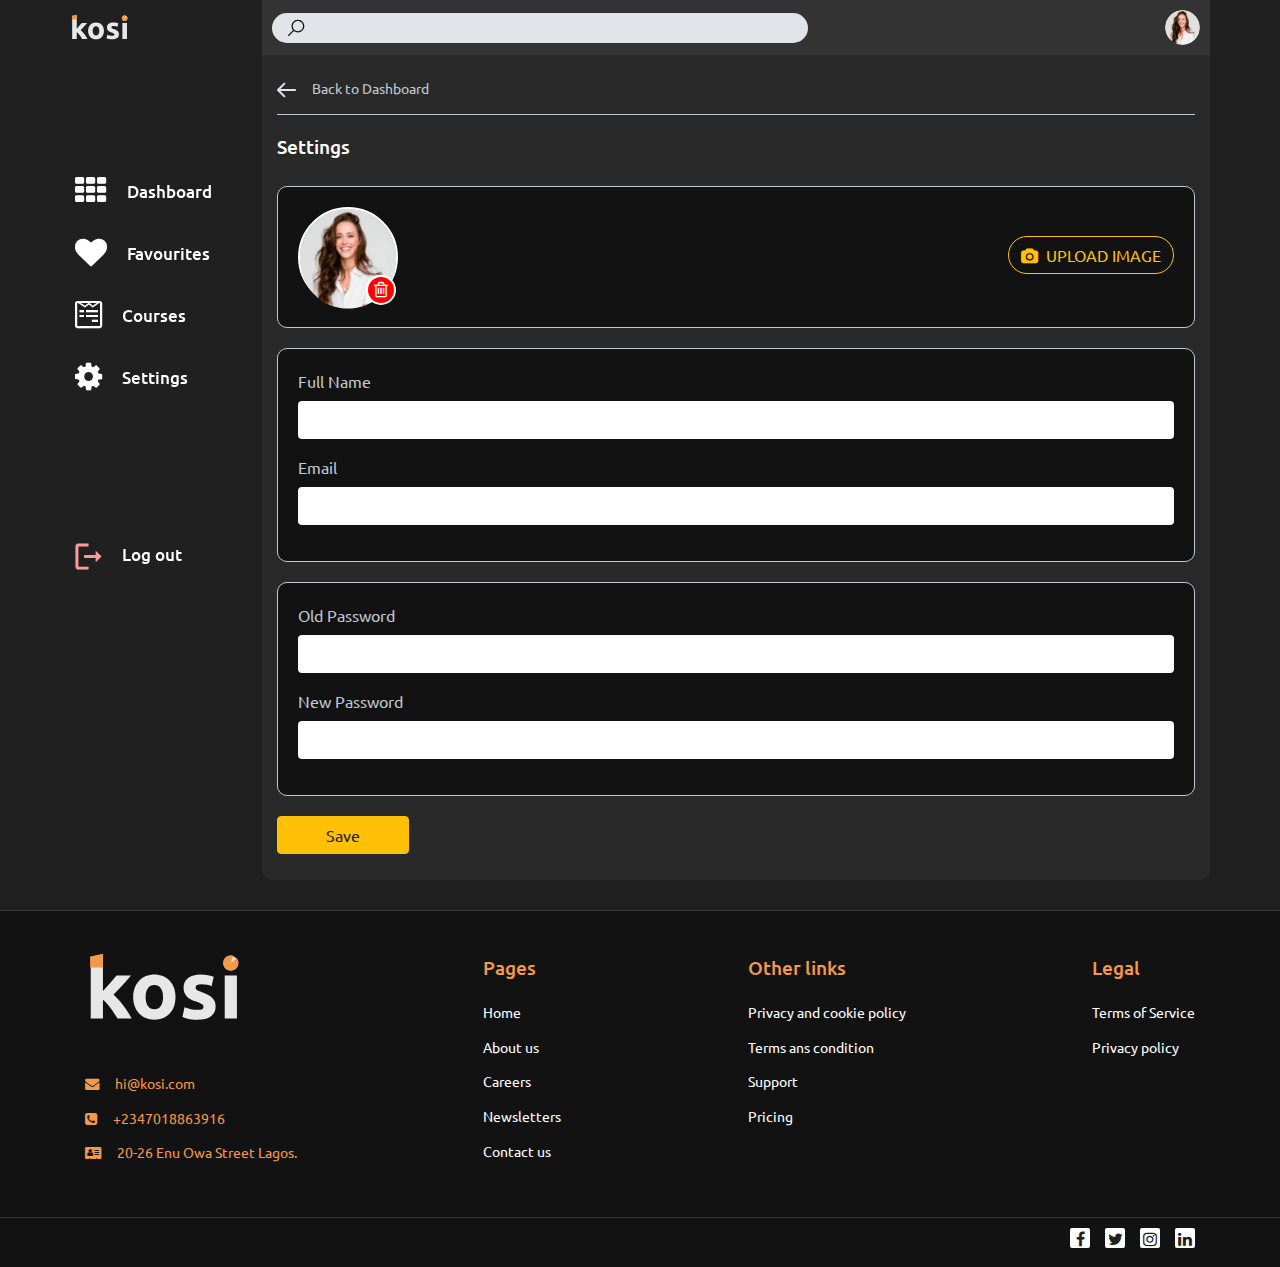
<file: settings.html>
<!DOCTYPE html>
<html lang="en">

<head>
    <meta charset="UTF-8">
    <meta http-equiv="X-UA-Compatible" content="IE=edge">
    <meta name="viewport" content="width=device-width, initial-scale=1.0">
    <link rel="stylesheet" href="css/bootstrap.min.css">
    <link rel="stylesheet" href="css/font-awesome.css">
    <link rel="stylesheet" href="css/style.css">
    <title>Settings</title>
</head>

<body id="course-container">
    <main class="dashboard-wrapper container p-0">
        <aside class="sidebar">
            <a href="" class="sidebar-logo"><img src="img/logo.svg" alt=""></a>
            <div class="sidebar-options">
                <a href="dashboard.html">
                    <i class="fa fa-th fa-2x"></i>
                    <h3>Dashboard</h3>
                </a>
            </div>
            <div class="sidebar-options">
                <a href="favourites.html">
                    <i class="fa fa-heart fa-2x"></i>
                    <h3>Favourites</h3>
                </a>
            </div>
            <div class="sidebar-options">
                <a href="mycourses.html">
                    <i class="fa fa-wpforms fa-2x"></i>
                    <h3>Courses</h3>
                </a>
            </div>
            <div class="sidebar-options">
                <a href="settings.html">
                    <i class="fa fa-cog fa-2x"></i>
                    <h3>Settings</h3>
                </a>
            </div>
            <div class="sidebar-options">
                <a href="login.html">
                    <img src="img/Vector (1).svg" alt="">
                    <h3>Log out</h3>
                </a>
            </div>
        </aside>
        <div class="dashboard">
            <header class="dashboard-header">
                <form>
                    <div class="dashboard-form">
                        <img src="img/searchicon.svg" alt="" class="search-icon">
                        <input type="search" class="form-control">
                    </div>
                </form>
                <img src="img/c-1.png" alt="avatar" class="avatar">
            </header>
            <section class="settings content-wrapper">
                <div class="back-btn">
                    <a href="dashboard.html"><img src="img/Arrow 1.svg" alt="" class="mr-3">Back to Dashboard</a>
                </div>
                <div class="upload">
                    <h4>Settings</h4>
                   <div class="user-profile-upload">
                       <div class="user-pic">
                           <img src="img/c-1.png" alt="">
                           <div class="trash-icon">
                            <i class="fa fa-trash-o"></i>
                           </div>
                       </div>
                    <form class="upload-form">
                        <div class="form-group">
                            <label for="img">
                                <span class="btn btn-outline-warning upload-btn"><i class="fa fa-camera mr-2"></i>UPLOAD IMAGE</span>
                            </label>
                            <input type="file" id="img" class="d-none">
                        </div>
                    </form>
                   </div>
                </div>
                <form class="user-details-form">
                    <div class="form-card">
                     <div class="form-group">
                         <label for="name">Full Name</label>
                         <input type="text" id="name" class="form-control">
                     </div>
                     <div class="form-group">
                      <label for="email">Email</label>
                      <input type="text" id="email" class="form-control">
                  </div>
                 </div>
                 <div class="form-card">
                     <div class="form-group">
                         <label for="oldPasswor">Old Password</label>
                         <input type="password" id="oldPassword" class="form-control">
                     </div>
                     <div class="form-group">
                      <label for="newPassword">New Password</label>
                      <input type="password" id="newPassword" class="form-control">
                  </div>
                 </div>
                 <div class="form-group">
                     <input type="submit" value="Save" class="btn btn-warning px-5">
                 </div>
                </form>
            </section>
        </div>
    </main>
    <footer class="footer">
        <div class="container">
            <div class="footer-wrap">
                <div class="contact-links">
                    <img src="img/logo.svg" alt="logo">
                    <ul>
                        <li><a href=""><i class="fa fa-envelope "></i><span class="pl-3">hi@kosi.com</span></a></li>
                        <li><a href=""><i class="fa fa-phone-square"></i><span class="pl-3">+2347018863916</span></a>
                        </li>
                        <li><a href=""><i class="fa fa-address-card"></i><span class="pl-3">20-26 Enu Owa Street
                                    Lagos.</span></a></li>
                    </ul>
                </div>
                <div class="pages-link">
                    <h4>Pages</h4>
                    <ul>
                        <li><a href="">Home</a></li>
                        <li><a href="">About us</a></li>
                        <li><a href="">Careers</a></li>
                        <li><a href="">Newsletters</a></li>
                        <li><a href="">Contact us</a></li>
                    </ul>
                </div>
                <div class="other-links">
                    <h4>Other links</h4>
                    <ul>
                        <li><a href="">Privacy and cookie policy</a></li>
                        <li><a href="">Terms ans condition</a></li>
                        <li><a href="">Support</a></li>
                        <li><a href="">Pricing</a></li>
                    </ul>
                </div>
                <div class="legal-link">
                    <h4>Legal</h4>
                    <ul>
                        <li><a href="">Terms of Service</a></li>
                        <li><a href="">Privacy policy</a></li>
                    </ul>
                </div>
            </div>
        </div>
        <div class="bottom-footer">
            <div class="container">
                <ul class="icons text-light">
                    <li><a href=""><i class="fa fa-facebook"></i></a></li>
                    <li><a href=""><i class="fa fa-twitter"></i></a></li>
                    <li><a href=""><i class="fa fa-instagram"></i></a></li>
                    <li><a href=""><i class="fa fa-linkedin"></i></a></li>
                </ul>
            </div>
        </div>
    </footer>
</body>
</html>
</file>
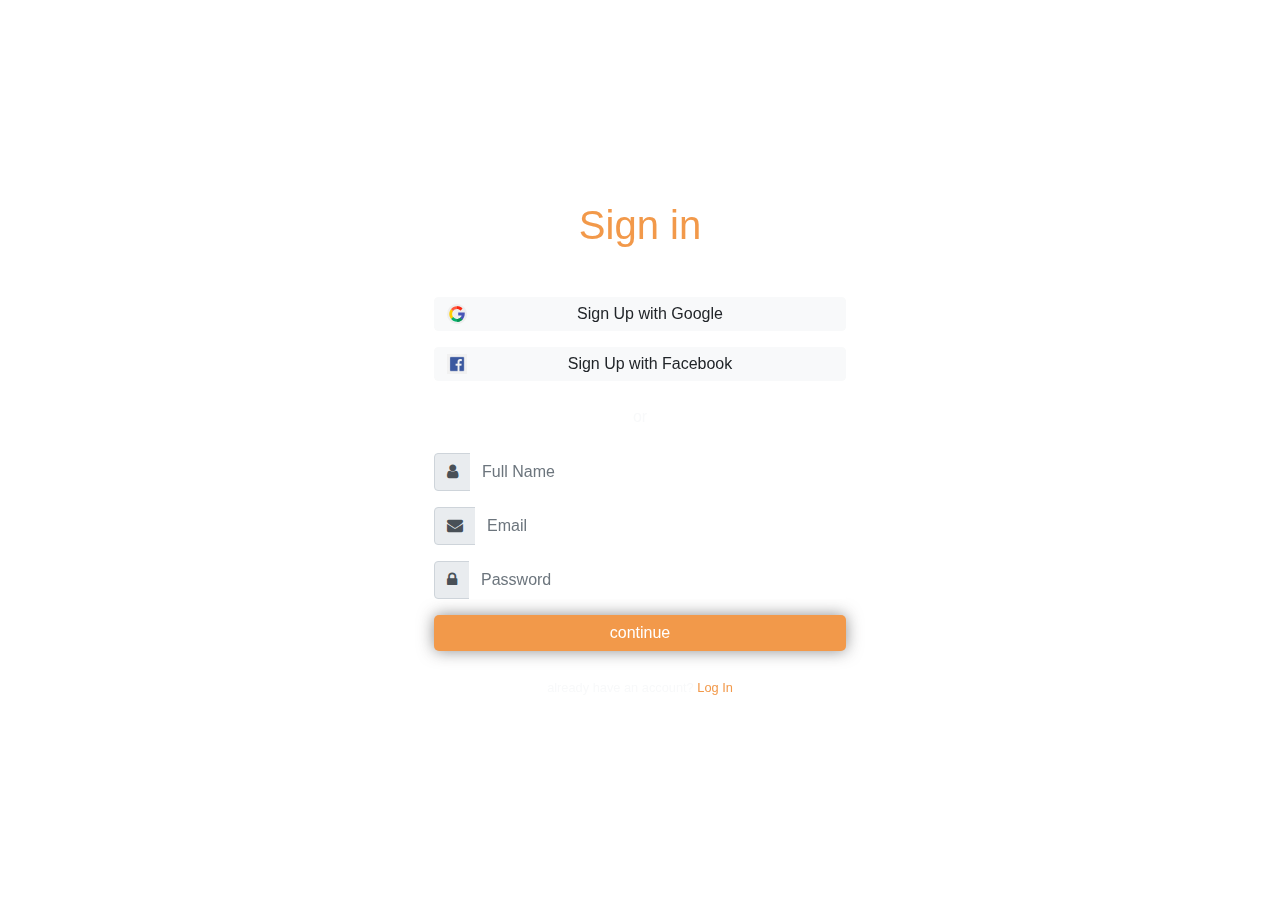
<file: signup.html>
<!DOCTYPE html>
<html lang="en">

<head>
    <meta charset="UTF-8">
    <meta http-equiv="X-UA-Compatible" content="IE=edge">
    <meta name="viewport" content="width=device-width, initial-scale=1.0">
    <link rel="stylesheet" href="css/bootstrap.min.css">
    <link rel="stylesheet" href="css/font-awesome.css">
    <link rel="stylesheet" href="css/style.css">
    <title>Sign In</title>
</head>

<body>
    <main class="sign-login">
        <div class="left-pane"></div>
        <div class="right-pane">
            <svg viewBox="0 0 381 362" fill="none" xmlns="http://www.w3.org/2000/svg">
                <path
                    d="M489 117.5C489 252.534 379.534 362 244.5 362C109.466 362 0 252.534 0 117.5C0 -17.5336 109.466 -127 244.5 -127C379.534 -127 489 -17.5336 489 117.5ZM53.007 117.5C53.007 223.259 138.741 308.993 244.5 308.993C350.259 308.993 435.993 223.259 435.993 117.5C435.993 11.7413 350.259 -73.993 244.5 -73.993C138.741 -73.993 53.007 11.7413 53.007 117.5Z"
                    fill="#F2994A" />
            </svg>

        </div>
        <div class="signLogin-form">
            <h1 class="text-center  mb-5">Sign in</h1>
            <!-- GOOGLE -->
            <a href="#" class="d-flex align-items-center btn btn-light d-block w-100 mb-3 google">
                <img src="img/google.svg" alt="">
                <span>Sign Up with Google</span>
            </a>
            <!-- FACEBOOK -->
            <a href="#"
                class="d-flex justify-content-evenly btn btn-light align-items-center d-block w-100 mb-3 facebook">
                <img src="img/download.png" alt="">
                <span>Sign Up with Facebook</span>
            </a>
            <p class="my-4 text-light text-center">or</p>

            <!-- FORM -->
            <form action="">
                <!-- FULL NAME -->
                <div class="form-group">
                    <div class="input-group">
                        <div class="input-group-prepend">
                            <div class="input-group-text">
                                <span><i class="fa fa-user"></i></span>
                            </div>
                        </div>
                        <input type="text" id="full-name" class="form-control" placeholder="Full Name">
                    </div>
                </div>
                <!-- EMAIL -->
                <div class="form-group">
                    <div class="input-group">
                        <div class="input-group-prepend">
                            <div class="input-group-text">
                                <span><i class="fa fa-envelope"></i></span>
                            </div>
                        </div>
                        <input type="email" id="email" class="form-control" placeholder="Email">
                    </div>
                </div>
                <!-- PASSWORD -->
                <div class="form-group">
                    <div class="input-group">
                        <div class="input-group-prepend input-password">
                            <div class="input-group-text">
                                <span><i class="fa fa-lock"></i></span>
                            </div>
                        </div>
                        <input type="password" id="password" class="form-control" placeholder="Password">
                        <div class="eye-toggler">
                            <i class="fa fa-eye-slash" id="eye"></i>
                        </div>
                    </div>
                </div>
                <!-- SUBMIT BUTTON -->
                <div class="form-group d-flex justify-content-center">
                    <input type="submit" value="continue" class="btn btn-warning button w-100">
                </div>
            </form>
            <div class="signLogin-redirect text-center mt-4">
                <small class="text-light">already have an account? <a href="login.html">Log In</a></small>
            </div>
        </div>
    </main>
    <script src="js/app.js"></script>
</body>

</html>
</file>
<file: css/style.css>
@import url('https://fonts.googleapis.com/css2?family=Ubuntu:wght@300;400;500;700&display=swap');

*{
    margin: 0;
    padding: 0;
    box-sizing: border-box;
}

:root{
    --secondary-color: rgba(242, 153, 74, 1);
    --main-black: #202020;
    --thick-dark: rgba(18, 18, 18, 1);
    --bg-inner: #292929;
    --black-bg: #373737;
    --main-white: #fff;
    --off-white: #C9C9C9;
    --text-light: #C2C9D1;
}


body, html{
    color: var(--main-white);
    scroll-behavior: smooth;
}

/* ======================================================================
        HELPER STYLES
======================================================================*/
img{
    max-width: 100%;
    height: auto;
}

ul{
    margin: 0 !important;
}

li{
    list-style-type: none;
}

a{
    color: var(--secondary-color);
}

a:hover{
    color: var(--main-white);
}

h1{
    font-size: 40px;
    font-weight: 400;
}

header{
    background: var(--main-black);
    padding: 10px 0;
}

nav{
    display: flex;
    align-items: center;
    justify-content: space-between;
}

.avatar{
    width: 35px;
    height: 35px;
    object-fit: contain;
    cursor: pointer;
    border-radius: 50%;
}

nav .nav-brand img{
    width: 60px;
    object-fit: contain;
}


.button{
    background: var(--secondary-color) !important;
    color: #fff !important;
    box-shadow: 0 0 1em rgba(63, 61, 61, 0.589)   ;
    border-radius: 5px !important;
    border: 0;
    transition: all 0.5s ease;
}

.button:hover{
    background: #fff !important;
    color: #fd7e14 !important;
    transition-timing-function: cubic-bezier(0.445, 0.05, 0.55, 0.95);
}

/* =========================================================
                    LANDING PAGE
-================================================*/

#landing-header{
    display: flex;
    justify-content: space-between;
    align-items: center;
    padding: 10px 40px;
    background: #212121;
    position: sticky;
    top: 0;
    width: 100%;
    z-index: 99;
    box-shadow:  0 0 1em #000;
}

.landing-header .logo{
    flex-shrink: 0;
}

#landing-header .toggle{
    display: none;
}

#landing-header nav ul{
    display: flex;
}

#landing-header nav ul li{
    list-style: none;
    margin: 0 13px;
}

#landing-header nav ul li a{
    color: #fff;
    font-weight: 500;
}

#landing-header img{
    width: 70px;
    object-fit: contain;

}

#landing-header .buttons{
    margin-left: 20px;
}

#landing-header .buttons a{
    background: inherit;
    border: none;
    color: #fff;
    padding: 10px 24px;
    font-weight: bold;
    cursor: pointer;
    text-decoration: none;

}

#landing-header .start-btn{
    border: 1px solid #fff !important;
}

.landing-showcase{
    background: url(../img/landing-bg-overlay.jpg) left center/ cover fixed no-repeat;
    padding: 0 24px;
    height: calc(100vh - 60px);
    display: flex;
    align-items: center;
}

.about-us{
    padding: 50px 24px;
}

.about-text .color{
    color: var(--secondary-color);
    font-size: 2.5rem;
}

.about-text p{
    font-size: 1.2rem;
    color: #555;
    line-height: 1.6;
}

.get-started-btn{
    width: 100%;
    padding: 10px;
    border: none;
    border-radius: 0;
    font-weight: bold;
    color: #fff;
    background: linear-gradient(to right, rgb(117, 59, 113), darkorange) !important;
    margin-top: 20px;
}

.landing-showcase-details h2{
    font-size: 40px;
    font-weight: bold;
    margin-top: 20px;
    color: var(--main-white);
}

.landing-showcase p{
    font-size: 18px;
    color: var(--off-white);
}

.landing-showcase-details img{
    width: 130px;
    height: auto;
}

#landing-body .offer{
    background: linear-gradient(to  right, rgba(238, 238, 238, 0.178), rgba(238, 238, 238, 0.178));
    padding: 50px 24px;
}

.offer-box{
    border-radius: 10px;
    color: var(--black-bg);
    text-align: center;
    overflow: hidden;
}

.offer-box:hover{
    box-shadow: 0 0 1em #ccc;
    transform: translateY(-5%);
    transition: all .5s ease;
}

.offer-box img{
    height: 150px;
    width: 100%;
    object-fit: contain;
}

.offer-text{
    padding: 10px;
}

.offer-text h4{
    font-size: 20px;
}

.offer-text span{
    font: 14px;
    font-weight: bold;
}

.contact{
    padding: 50px 24px;
}

.contact .contact-card{
    box-shadow: 0 0 1em #ccc;
    padding: 24px 34px;
    background: var(--thick-dark);
}

.contact-text h4{
    font-weight: bold;
    font-size: 2.4rem;
    color: var(--black-bg);
}

.contact-text p{
    color: var(--main-black);
}




/* =====================================================
            SIGN IN AND LOGIN
===========================================*/

#sign-loginWrapper{
    position: relative;
    width: 100%;
    height: 100vh;
    font-family: 'Ubuntu', sans-serif;
    line-height: 1.5rem;
    background: var(--main-black);
}

.sign-login{
    display: flex;
    position: relative;
    height: 100vh;
}

.left-side{
    width: 50%;
    height: 100vh;
    background: linear-gradient(0deg, rgba(24, 24, 24, 0.575), rgba(24, 24, 24, 0.9)), url(../img/photo-1470434767159-ac7bf1b43351.jpg) top/cover no-repeat;
}


.right-side{
    height: 100vh;
    position: relative;
    width: 50%;
    background: var(--main-black);
    overflow-y: hidden;
}

.right-side svg{
    position: absolute;
    top: 0;
    right: 0;
    width: 50%;
    overflow-y: hidden;
}

.signLogin-form{
    position: absolute;
    width: 500px;
    height: auto;
    background: rgba(255, 255, 255, 0.1);
    -webkit-backdrop-filter: blur(33px);
    backdrop-filter: blur(33px);
    border-radius: 15px;
    position: absolute;
    top: 50%;
    left: 50%;
    right: 50%;
    transform: translate(-50%, -50%);
    padding: 20px 44px;
    overflow: hidden;
}

.input-password{
    position: relative;
}

input[type="text"],
input[type="password"],
input[type="email"]{
    border: none !important;
}


.eye-toggler{
    position: absolute;
    right: 15px;
    top: 8px;
    z-index: 99;
    cursor: pointer;
}

.fa-eye-slash{
    pointer-events: none;
}

.fa-eye{
    pointer-events: none;
}

.signLogin-form h1{
    color: var(--secondary-color);
}

.signLogin-form a span{
    flex: 1;
}



.google img{
    background: transparent;
    width: 20px;
}

.facebook img{
    background: transparent;
    width: 20px;
}

.signLogin-form a span{
    font-size: 16px;
    font-weight: normal;
    line-height: 100%;
}

/* Sign-login In Page End
========================================== */


/* Course Search Page
========================================== */
#course-container{
    background: var(--main-black);
    font-family: 'Ubuntu', sans-serif;
}

.hero{
    position: relative;
    min-height: 203px;
    background-color: var(--main-black);
    background: linear-gradient(0deg, rgba(24, 24, 24, 0.322), rgba(24, 24, 24, 0.9)), url(../img/code.jpg) center/cover no-repeat;
}

.hero img{
    position: absolute;
    bottom: -1rem;
    filter:  drop-shadow(1px -1px 0px rgb(104, 103, 103)) drop-shadow(-1px -1px 0px rgb(102, 101, 101));
}



.hero .search-form{
    position: absolute;
    bottom: 0.5rem;
    right: 50%;
    left: 50%;
    transform: translate(-50%, -50%);
    width: 55%;
    border: 1px solid rgba(148, 154, 166, 1);
    display: flex;
    align-items: center;
    justify-content: center;
    height: 60px;
    background: #373737;
    border-radius: 8px;
    z-index: 99;
}

.search-box{
    flex: 1;
    padding: 10px;
    background: transparent !important;
    box-shadow: none !important;
    border: 0;
    outline: none;
    color: var(--main-white);
}

.search-box::placeholder{
    color: #f2f2f2b7;
}

.fa-search{
    color: var(--main-white);
    padding: 0 15px;
}

.search-btn{
   margin: 0 10px;
}

.course{
    border-top: 2px solid #303030;
    margin-bottom: 20px;
}

.course:nth-child(1){
    border-top: none;
}


.course .headings{
    display: flex;
    justify-content: space-between;
    padding: 10px 0;
}

.headings h1{
    font-size: 1.3rem;
    font-weight: 500;
    color: var(--main-white);
    flex: 1;
    padding-top: 20px;
}

.headings a{
    margin-left: 20px;
    font-size: 1rem;
    text-decoration: underline;
    margin-top: 20px;

}


.course-box{
    margin: 10px 0;
}

.course-box img{
    width: 100%;
    object-fit: contain;
    border: 3px solid #949AA6;
    border-radius: 8px;
    background: var(--secondary-color);
}


.course-details{
    line-height: 0.3;
    color: var(--main-white);
    padding: 10px 0;
}

.course-details .course-title a{
    font-size: 1rem;
    color: var(--main-white);
}

.course-details .course-title a:hover{
    color: var(--secondary-color);
}

.course-details .modules-count{
    font-size: 0.8rem;
    color: var(--off-white);
}

.course-details .playBack-time{
    font-size: 0.8rem;
    color: var(--off-white);
}


/* Course Search Page End
========================================== */



/* =================================================
    Course page
=====================================================*/
.course-page-inner{
    margin: 50px 0;
}

.course-overview{
    position: relative;
    display: flex;
}
.course-page .course-heading {
   padding-top: 0.6rem;
}

.course-page .course-proper video{
    max-width: 100%;
    height: auto;
    border: 3px solid #949AA6;
    border-radius: 8px;
    outline: none;
}

.modules{
    height: 100%;
    flex: 0.3;
    min-width: 350px;
    border: 4px solid #303030;
    padding: 20px 0;

}

.course-proper{
    flex: 0.7;
    margin: 0 70px;
}

.toggle-menu{
    display: none;
}

.course-proper-header{
    display: flex;
    justify-content: space-between;
    padding: 20px 0;
}

.course-proper-header .course-proper-title{
    flex: 1;
    color: var(--main-white);
    font-size: 1.5rem;
}

.course-proper-header .play-time{
    color: var(--off-white);
    margin-left: 20px;
}

.course-proper-text{
    color: var(--off-white);
    letter-spacing: 0.01em;
    font-size: 1rem;
}

.users-progress p{
    letter-spacing: 0.01em;
    font-size: 14px;
    font-weight: 500;
    line-height: 28px;
    
}

.users-progress .progress{
    height: 10px;
    border-radius: 10px;
    margin: 0 20px !important;
}

.module-list li{
    list-style: none;
}

.module-list li a{
    color: var(--off-white);
    display: block;
    padding: 10px 20px;
    transition: all .5s ease;
    text-decoration: none;
    font-size: 1rem;
}

.module-list li a:hover{
    background: var(--secondary-color);
    color: var(--main-white);
}

.comments{
    margin: 100px 0;
}

.comments h3{
    padding: 20px 0;
    border-bottom: 3px solid #303030;
    color: var(--main-white);
    font-size: 24px;
}



/* ==================================================================
        DASHBOARD
====================================================================*/
.dashboard-wrapper{
    display: flex !important;
}

.sidebar{
    padding: 10px 0;
    height: 100%;
    position: sticky;
    top: 0;
    overflow-y: hidden;
}

.sidebar .sidebar-logo img{
    width: 60px;
    object-fit: contain;
    margin-bottom: 100px;
}

.sidebar-options{
    margin: 30px 50px 30px 5px;
    position: relative;
}

.sidebar-options a{
    display: flex;
    align-items: flex-end;
    color: var(--main-white);
    z-index: 99;
}


.sidebar-options a:hover{
    text-decoration: none;
    color: var(--secondary-color);
}


.sidebar-options a img{
    width: 27px;
    height: 27px;
}

.sidebar-options:last-child{
    margin-top: 150px;
}


.sidebar-options a h3{
    font-size: 17px;
    font-weight: 500;
    margin-left: 20px;
    line-height: 0.9;
}

.dashboard{
    flex: 1;
    margin-bottom: 30px;
}

.dashboard-header{
    position: sticky;
    top: 0;
    z-index: 99;
    display: flex;
    justify-content: space-between;
    align-items: center;
    background: #333333;
    padding: 10px;
}

.dashboard-header form{
    flex: 0.6;
}

.dashboard-form img{
    padding: 0 2px 0 15px;
    width: 35px;
}


.dashboard-form{
    display: flex;
    height: 30px;
    background: linear-gradient(0deg, rgba(255, 255, 255, 0.5), rgba(255, 255, 255, 0.5)), #C2C9D1;
    overflow: hidden;
    border-radius: 20px;
}

.dashboard-form input{
    background: transparent !important;
    outline: none;
    border: 0;
    height: inherit;
    box-shadow: none !important;
}

.dashboard-inner{
    background: var(--bg-inner);
    padding: 10px 5px;
    border-bottom-left-radius: 10px;
    border-bottom-right-radius: 10px;
}

.dashboard-inner .info{
    background: var(--thick-dark);
    border-radius: 10px;
    padding: 10px 15px;
    color: var(--text-light);
    margin-bottom: 30px;
}

.dashboard-inner-welcome > h3{
    font-size: 18px;
    font-weight: 600;
    color: var(--secondary-color);
}

.dashboard-inner-welcome > p{
    font-size: 0.75rem;
    font-weight: 500;
}

.dashboard-inner-leaderboard h3{
    font-size: 1.07rem;
    color: var(--main-white);
    margin-bottom: 20px;
    font-weight: 600;
}

.dashboard-inner-leaderboard .user-position{
    display: flex;
    justify-content: space-between;
    align-items: center;
}

.dashboard-inner-leaderboard .badge-img{
    margin-left: 5px;
}

.user-position > img{
    width: 60px;
    height: 60px;
    border-radius: 50%;
    object-fit: contain;
    border: 1px solid #BDBDBD
}

.user-position > p{
    font-size: 0.9rem;
    margin-top: 12px;
    margin-left: 20px;
}

.dashboard-inner-courses .progress{
    min-width: 80px;
    height: 7px;
    border-radius: 10px;
    margin-top: 5px;
}

.dashboard-inner-courses .progress-bar{
    background: var(--secondary-color) !important;
}

.progress-view{
    display: flex;
    justify-content: space-between;
    margin-top: 20px;
}

.progress-view > p{
    font-size: 0.77rem;
    flex: 1;
}

.progress-wrapper{
    display: flex;
    margin-left: 10px;
}

.progress-wrapper > span{
    font-size: 14px;
    margin-left: 10px;
}

.dashboard-inner-leaderboard ul li{
    display: flex;
    justify-content: space-between;
    align-items: center;
    margin-bottom: 20px;
}

.dashboard-inner-courses-heading{
    display: flex;
    justify-content: space-between;
    align-items: flex-start;
    margin-bottom: 20px;
}

.dashboard-inner-courses-heading h3{
    flex: 1;
    color: var(--main-white);
    font-size: 1.07rem;
    font-weight: 600;
}

.dashboard-inner-courses-heading span a{
    margin-left: 20px;
    color: var(--text-light);
    font-size: 0.9rem;
}


.dashboard-inner-achivements ul li{
    display: flex;
    justify-content: space-between;
    align-items: center;
}

.dashboard-inner-achivements h3{
    font-weight: 600;
    font-size: 1.07rem;
    color: var(--main-white);
    margin-bottom: 20px;
}

.dashboard-inner-achivements ul li p{
    font-size: 0.8rem;
    margin-top: 15px;
}

.dashboard-inner-achivements ul li i{
    font-size: 0.9rem;
    padding: 7px 7px;
    background: #3CC13B;
    color: var(--main-white);
    border-radius: 50%;
}


.dashboard-inner-points .points-card h1{
    font-size: 80px;
    font-weight: 600;
    color: var(--secondary-color);
}

.points-card{
    display: flex;
    align-items: center;
    justify-content: space-evenly;
}

.points-card span{
    color: var(--secondary-color);
    font-weight: bold;

}

.dashboard-inner-favourites-heading{
    display: flex;
    justify-content: space-between;
    margin-bottom: 20px;
    padding: 0;
}


.dashboard-inner-favourites-heading h3{
    flex: 1;
    color: var(--main-white);
    font-size: 1.07rem;
    font-weight: 600;
}

.dashboard-inner-favourites-heading span a{
    margin-left: 20px;
    color: var(--text-light);
    font-size: 0.9rem;
}

.dashboard-favourite-single{
    display: flex;
    justify-content: space-between;
    align-items: center;
    margin: 10px 0;
}

.dashboard-favourite-single i{
    color: var(--main-black);
    background: var(--main-white);
    padding: 7px 9px;
    border-radius: 50%;
    margin-left: 20px;
}

.single-view-details {
    display: flex;
    align-items: center;
}

.single-view-details img{
    width: 76px;
    height: 76px;
    border: 0.5px solid #BDBDBD;
    border-radius: 8px;
    object-fit: cover;
}

.single-view-details p{
    font-size: 0.85rem;
}


/* =======================================================================
        FAVOURITES PAGE
============================================================================*/
.favourites{
    background: var(--bg-inner);
    padding: 10px 15px;
    border-bottom-left-radius: 10px;
    border-bottom-right-radius: 10px;
}

.back-btn{
    padding: 10px 0 15px;
    border-bottom: 0.5px solid #C2C9D1;

}

.back-btn a{
    font-size: 0.85rem;
    text-decoration: none;
    color: var(--text-light);
}

.content-wrapper-main h4{
    font-size: 1.2rem;
    margin: 20px 0;
}

.content-box{
    margin: 25px 0;
    line-height: 0.3;
}

.content-box-img{
    position: relative;
    margin-bottom: 10px;
}

.content-box-img .box-img{
    width: 100%;
    object-fit: contain;
    border: 3px solid #949AA6;
    border-radius: 8px;
    background: var(--secondary-color);
}

.delete-icon{
    position: absolute;
    top: 15px;
    right: 15px;
}

.content-details .content-title a{
    font-size: 1rem;
    color: var(--main-white);
}

.content-details .content-title a:hover{
    color: var(--secondary-color);
}

.content-details .content-modules-count{
    font-size: 0.8rem;
    color: var(--off-white);
}

.content-details .content-playback-time{
    font-size: 0.8rem;
    color: var(--off-white);
}

/* ===========================================================
            MY COURSES
================================================================*/
.my-courses{
    background: var(--bg-inner);
    padding: 10px 15px;
    border-bottom-left-radius: 10px;
    border-bottom-right-radius: 10px;
}

.content-instructor{
    color: var(--off-white);
    font-size: 14px;

}

.content-date-enrolled{
    color: var(--off-white);
    font-size: 12px;
}

.content-progress{
    display: flex;
    align-items: flex-start;
    justify-content: flex-start;
    margin-top: 20px;
}
.content-progress .progress{
    flex: 1;
    height: 7px;
    border-radius: 10px;
}

.content-progress span{
    margin-left: 10px;
    flex-shrink: 0;
    font-size: 14px;
}

.content-progress .range{
    font-size: 14px;
}

/* ===================================================================
        SETTINGS
====================================================================*/
.settings{
    background: var(--bg-inner);
    padding: 10px 15px;
    border-bottom-left-radius: 10px;
    border-bottom-right-radius: 10px; 
} 

.settings h4{
    padding: 20px 0;
    font-size: 1.2rem
}

.upload-btn{
    border-radius: 50px ;
    margin-top: 20px;
}

.user-profile-upload{
    display: flex;
    align-items: center;
    justify-content: space-between;
    flex-wrap: wrap;
    padding: 20px;
    border: 1px solid var(--text-light);
    border-radius: 10px;
    background: var(--thick-dark);
}

.user-profile-upload .user-pic{
    position: relative;
    width: 100px;
    height: 100px;
    border-radius: 50%;
    border: 2px solid var(--main-white);
    background: var(--off-white);
}

.user-pic img{
    width: 100px;
    height: 100px;
    border-radius: 50%;
    object-fit: cover;
}

.user-pic .trash-icon{
    display: flex;
    align-items: center;
    justify-content: center;
    background: red;
    position: absolute;
    bottom: 0;
    right: 0;
    width: 30px;
    height: 30px;
    border-radius: 50%;
    border: 2px solid var(--main-white);
}

.user-pic .trash-icon:hover{
    background: var(--main-white);
    color: #000;
}

.trash-icon .fa-trash-o{
    font-size: 18px;
}

.user-details-form .form-card{
    background: var(--thick-dark);
    color: var(--text-light);
    border: 1px solid var(--text-light);
    padding: 20px;
    border-radius: 10px;
    margin: 20px 0;
}





/* ==============================================================
        FOOTER
================================================================*/
.footer{
    border-top: 1px solid var(--black-bg);
    background-color: #121212;
}

.footer-wrap{
    display: flex;
    justify-content: space-between;
    padding: 30px 0 30px
}

footer .contact-links img{
    width: 10rem;
    height: auto;
    margin-bottom: 25px;
}

.contact-links li a{
    font-size: 0.9rem;;
}

footer h4 {
    color: var(--secondary-color);
    font-size: 1.2rem;
    margin-bottom: 20px;
}

.footer li{
    margin: 10px 0;
}

.pages-link, .other-links, .legal-link{
    margin: 15px 0;

}

footer .pages-link li a,
.other-links li a,
.legal-link li a{
    color: var(--main-white);
    font-size: 0.9rem;
}

.bottom-footer{
    border-top: 1px solid var(--black-bg);
    height: 50px;
}



.bottom-footer .icons{
    display: flex;
    justify-content: flex-end;
    align-items: center;
}

.icons li{
    width: 20px;
    height: 20px;
    display: flex;
    justify-content: center;
    align-items: center;
    background: var(--main-white);
    margin-right: 15px;
    border-radius: 2px;
}

.icons li:nth-child(4){
    margin-right: 0;
}

.icons li a {
    color:  var(--main-black);
    
    padding: 1px 5px;

}

/* ===============================
        large screens
=====================================*/
@media screen and (max-width: 1035px){
    .course-proper{
        flex: 1;
        margin: 0 15px;
    }

    .hero .search-form{
        bottom: -1rem;
    }
}


/* ===============================
        tablet screens
=====================================*/
@media screen and (max-width: 768px){

    .modules{
        position: absolute;
        left: -100%;
        transform: translateX(-100%);
        transform: rotateY(-360deg);
        background: var(--main-black);
        z-index: 99;
        transition: all.5s ease;
    }

    .modules.slideIn{
        left: 0;
        transform: translateX(0);
        transform: rotateY(360deg);
        transition: all .5s ease;
    }

    .toggle-menu{
        display: block;
    }

    .course-proper{
        flex: 1;
        margin: 0 25px;
    }

    .signLogin-form{
        width: 450px;
    }

    .search-box{
        width: 10vw;
    }

    .hero .search-form{
        width: 85%;
        bottom: -2rem;
    }

    .footer-wrap{
        flex-wrap: wrap;
    }

    .pages-link, .other-links, .legal-link{
        width: 140px;
    
    }

    .sidebar-options{
        margin: 30px 10px 30px 10px;
    }

    .sidebar-options a h3{
        display: none;
    }

    .sidebar .sidebar-logo img{
        width: 50px;
        margin: 10px 0px 100px;
        transform: rotate(-90deg);
    }

    .dashboard-header form{
        flex: 0.8;
    }

    .sidebar{
        height: 100%;
        position: sticky;
        top: 0;
        overflow-y: hidden;
    }

    footer .contact-links img{
        width: 100px;
    }

    #landing-header{
        padding: 10px 20px;
    }

    .landing-showcase{
        padding: 50px 0;
    }



    #landing-header .toggle{
        display: block;
    }


    
    #landing-header nav{
        width: 50%;
        height: calc(100vh - 60px);
        position: absolute;
        flex-direction: column;
        justify-content: center;
        align-items: flex-start;
        background: var(--black-bg);
        padding: 20px;
        top: 60px;
        left: 0;
        transform: translateX(-100%);
        transition: all .5s ease;
        overflow-y: scroll;
    }

    #landing-header nav.open{
        transform: translateX(0);
     
    }

    #landing-header nav::-webkit-scrollbar{
        display: none;
    }

    #landing-header nav ul{
        flex-direction: column;
        margin-left: 0 !important;
    }

    #landing-header nav ul li{
        margin: 10px 0;
    }

    #landing-header .buttons{
        margin-left: 0 !important;
    }

    nav .buttons a{
        display: block;
        
    }

    .buttons a:first-child{
        padding: 10px 0 !important;
        margin: 5px 0;
        outline: none;
    }

    #landing-body.overflow{
        overflow-y: hidden;
    }

    .about-us{
        padding: 50px 0px;
    }

    .about-text{
        margin: 0 !important;
    }

    .about-text h2{
        text-align: center;
        font: 1.2rem;
    }

    .about-text p{
        font-size: 1rem;
        text-align: center;
    }


    .contact{
        padding: 50px 0;
    }

    .landing-showcase{
        background: url(../img/landing-bg-overlay.jpg) center/ cover fixed no-repeat;
    }
    
}

/* ===============================
        mobile screens
=====================================*/
@media screen and (max-width: 468px){
    .signLogin-form{
        width: 400px;
    }

    .search-box{
        width: 20vw;
    }

    .search-form{
        position: relative;
        left: 0;
        width: 10vw;
        bottom: -3rem;
    }

    

    .hero{
        min-height: 150px;
    }

    .user-profile-upload{
        justify-content: center;
    }


    .course-details .course-title a{
        font-size: 1rem;
    }

    .course-details .modules-count{
        font-size: 0.6rem;
    }
    
    .course-details .playBack-time{
        font-size: 0.6rem;
    }

    .course-heading{
        font-size: 1.3rem;
    }

    .course-proper-title{
        font-size: 1.4rem;
    }

    .play-time{
        font-size: 0.7rem;
    }
    .modules{
        left: -150%;
    }
    .course-proper{
        margin: 0 15px;
    }
}

/* ===============================
        small screens
=====================================*/
@media screen and (max-width: 378px){
    .signLogin-form{
        width: 350px;
        padding: 20px;
    }

    
    .hero .search-form{
        width: 85%;
        bottom: -3rem;
    }

    #landing-header .buttons a{
        font-weight: normal;
        padding: 5px 15px;
    }
    
}

/* ===============================
        iphone 5s screens
=====================================*/
@media screen and (max-width: 328px){
    .signLogin-form{
        width: 310px;
        padding: 20px;
    }

    .modules{
        min-width: 200px;
    }

    .sidebar-options:last-child{
        margin-top: 120px;
    }
}

/* ===============================
        xs screens
=====================================*/
@media screen and (max-width: 300px){
    .signLogin-form{
        width: 270px;
        padding: 20px;
    }
}




/* About Page
========================================== */



/* About Page End
========================================== */
</file>
